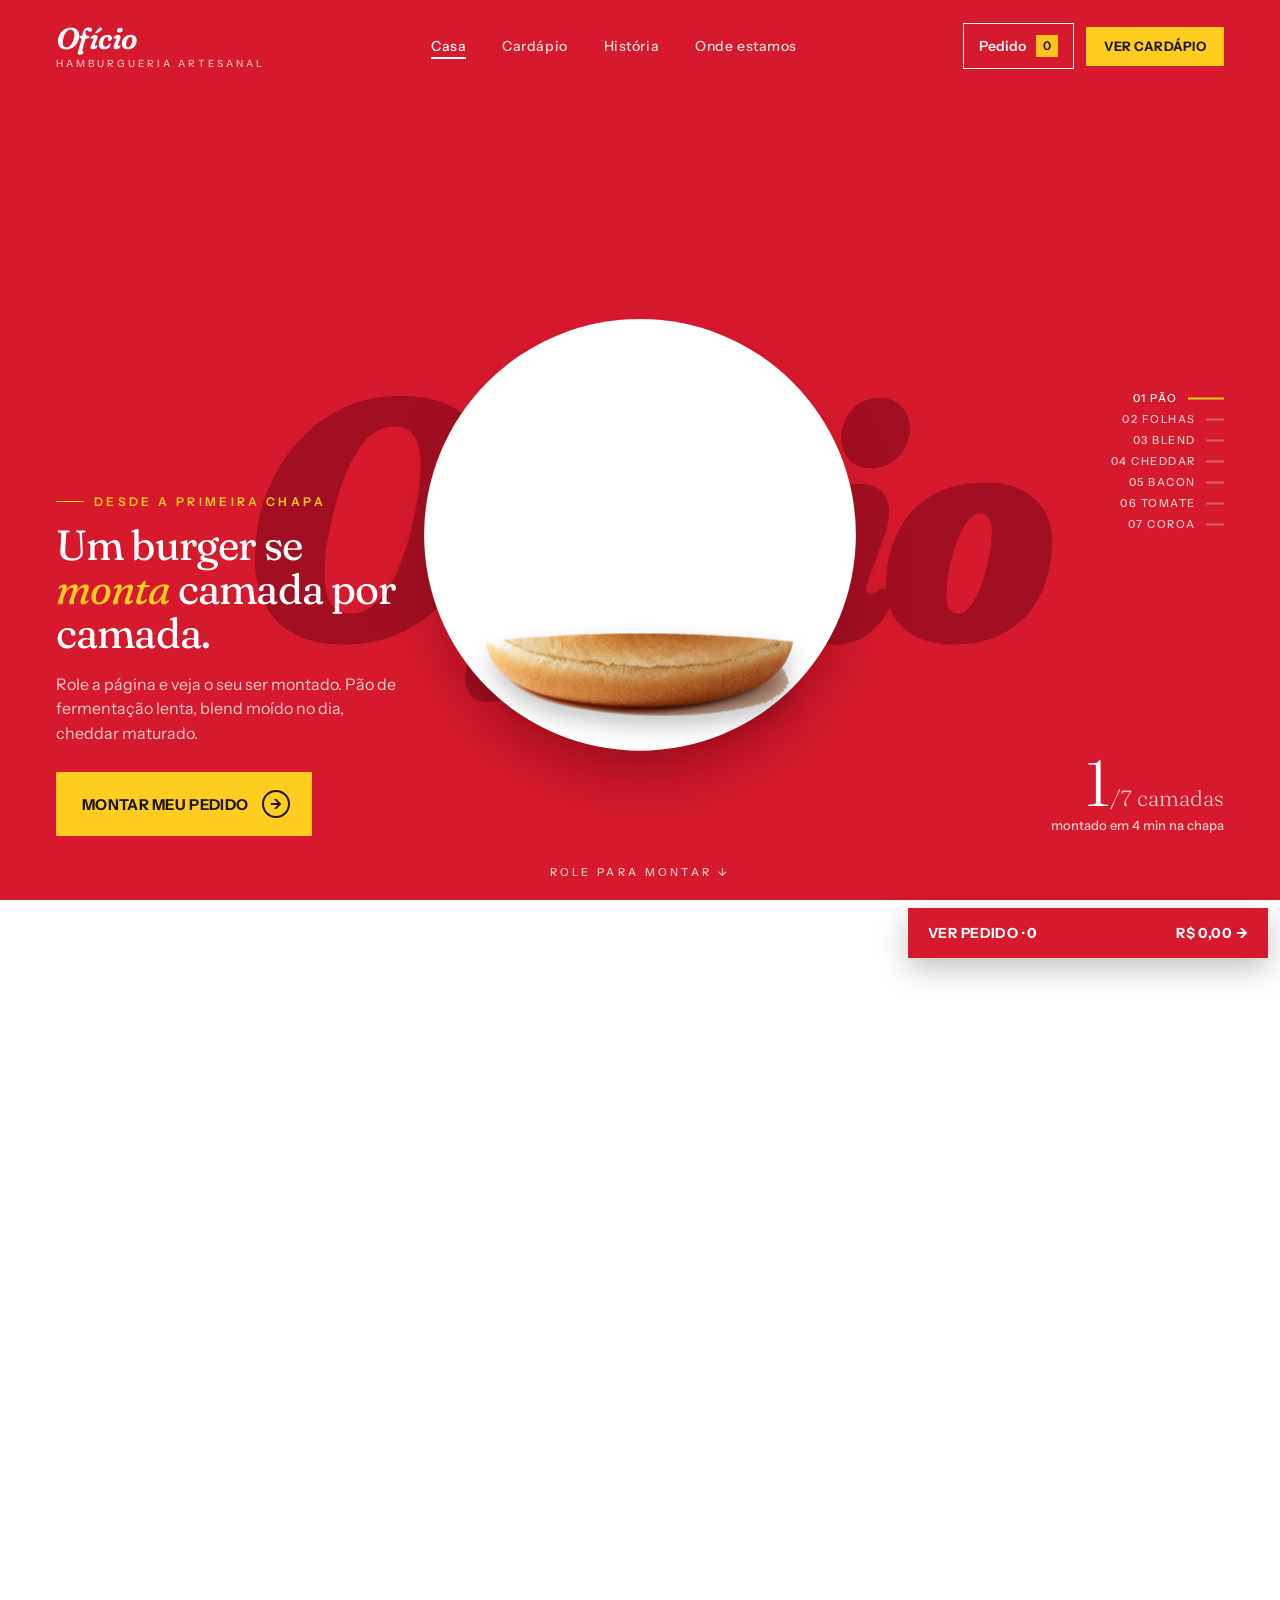
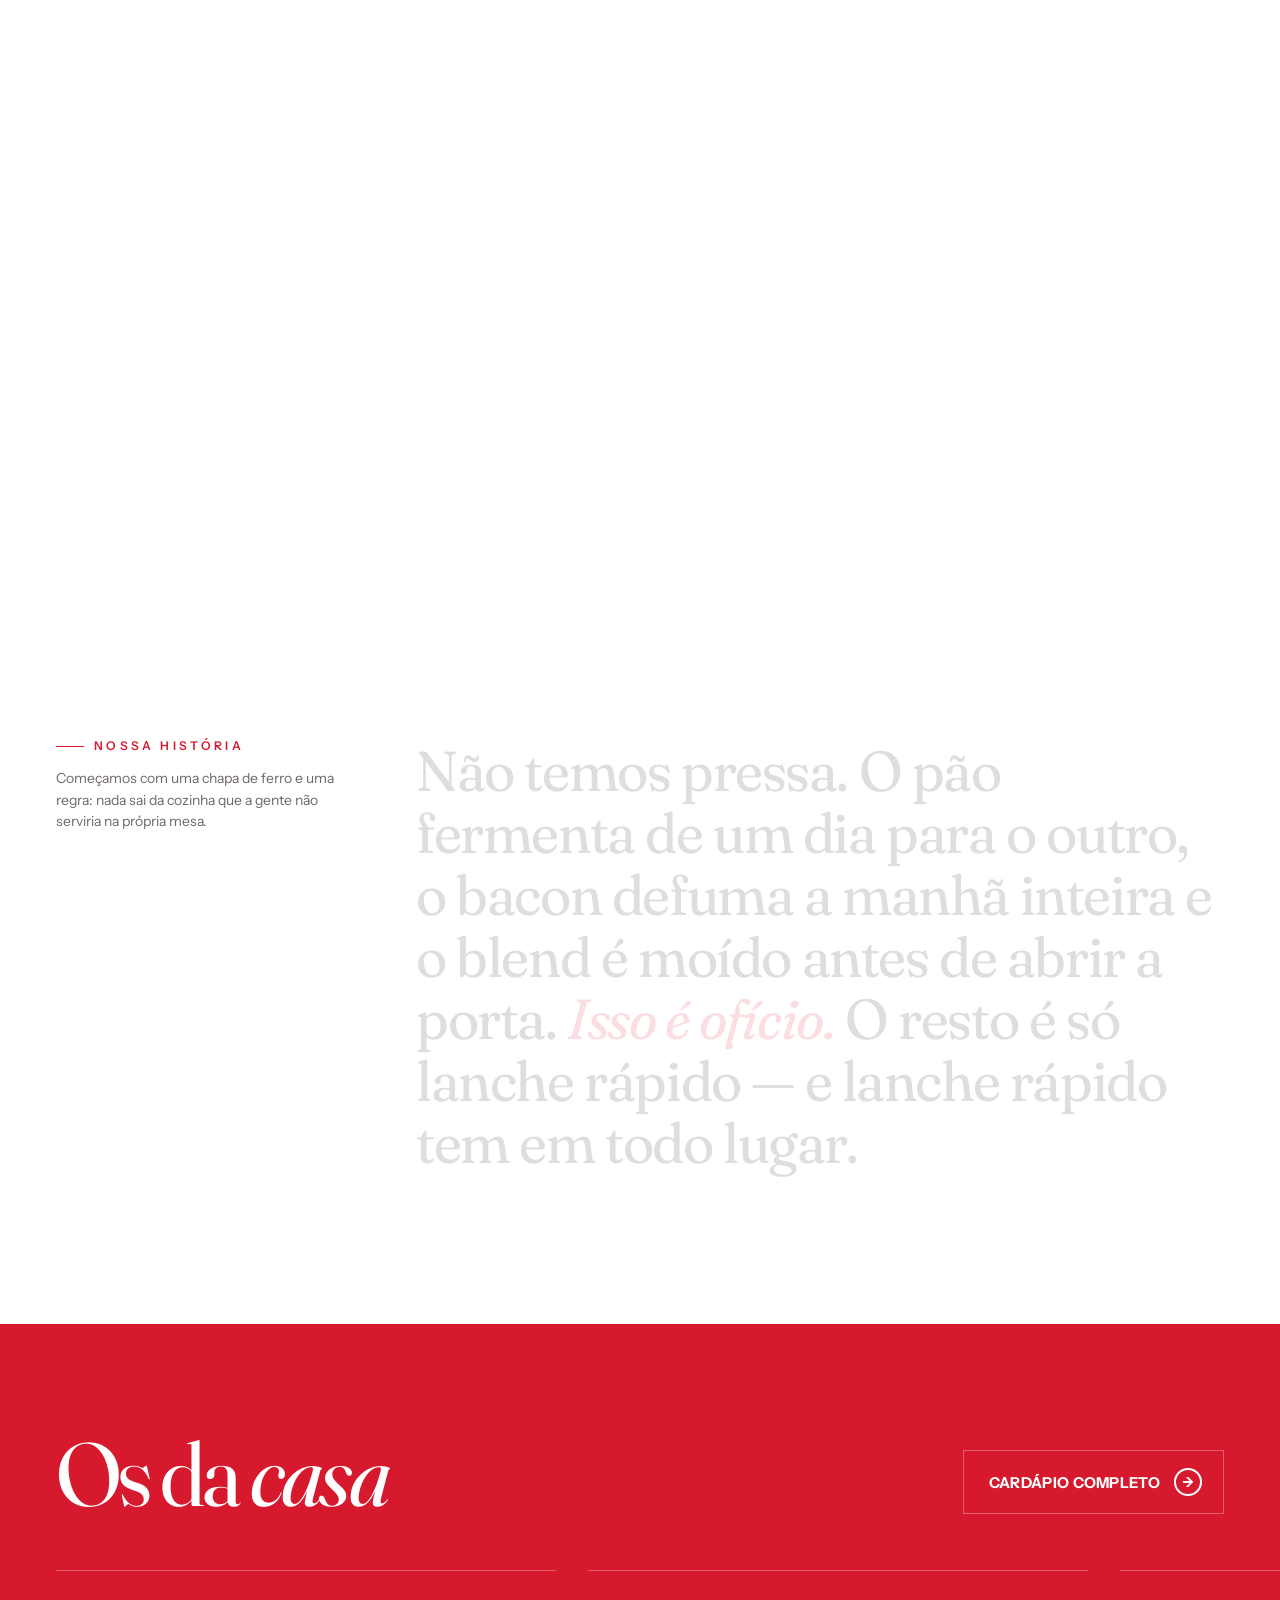
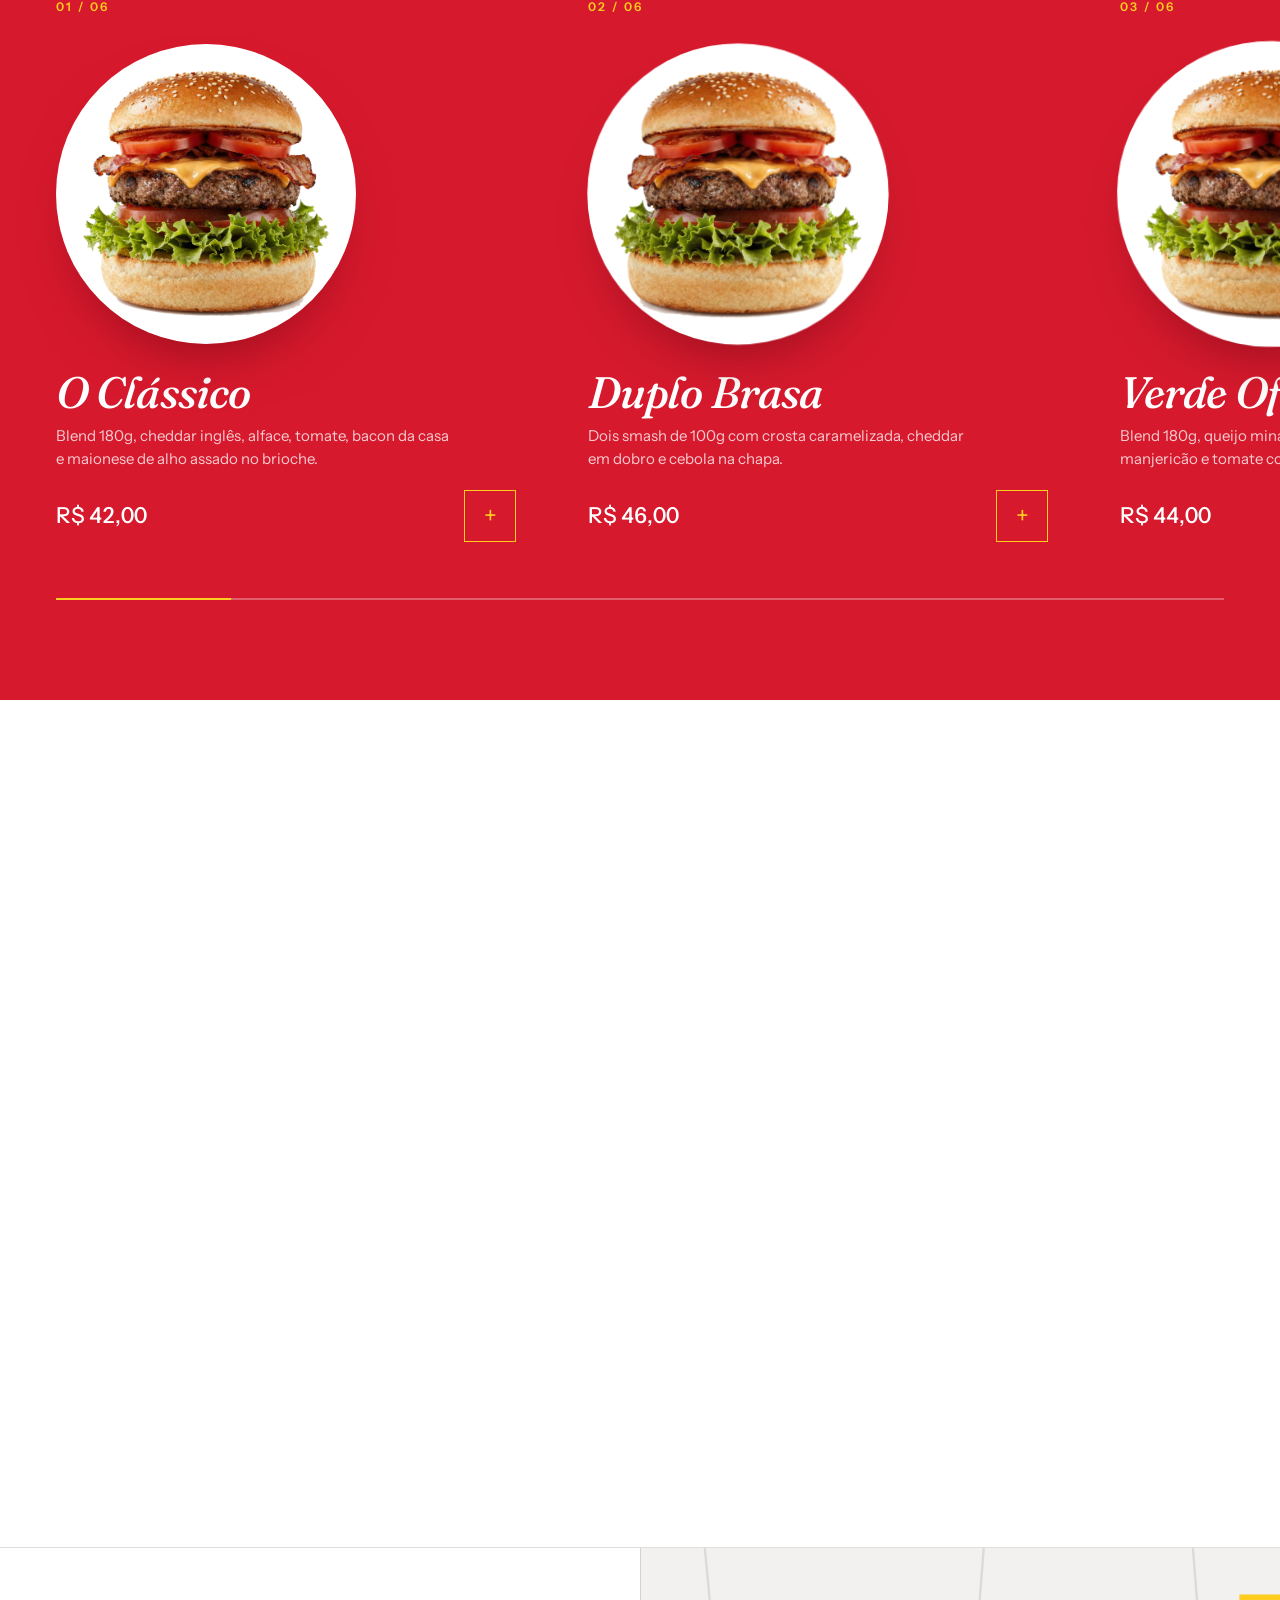
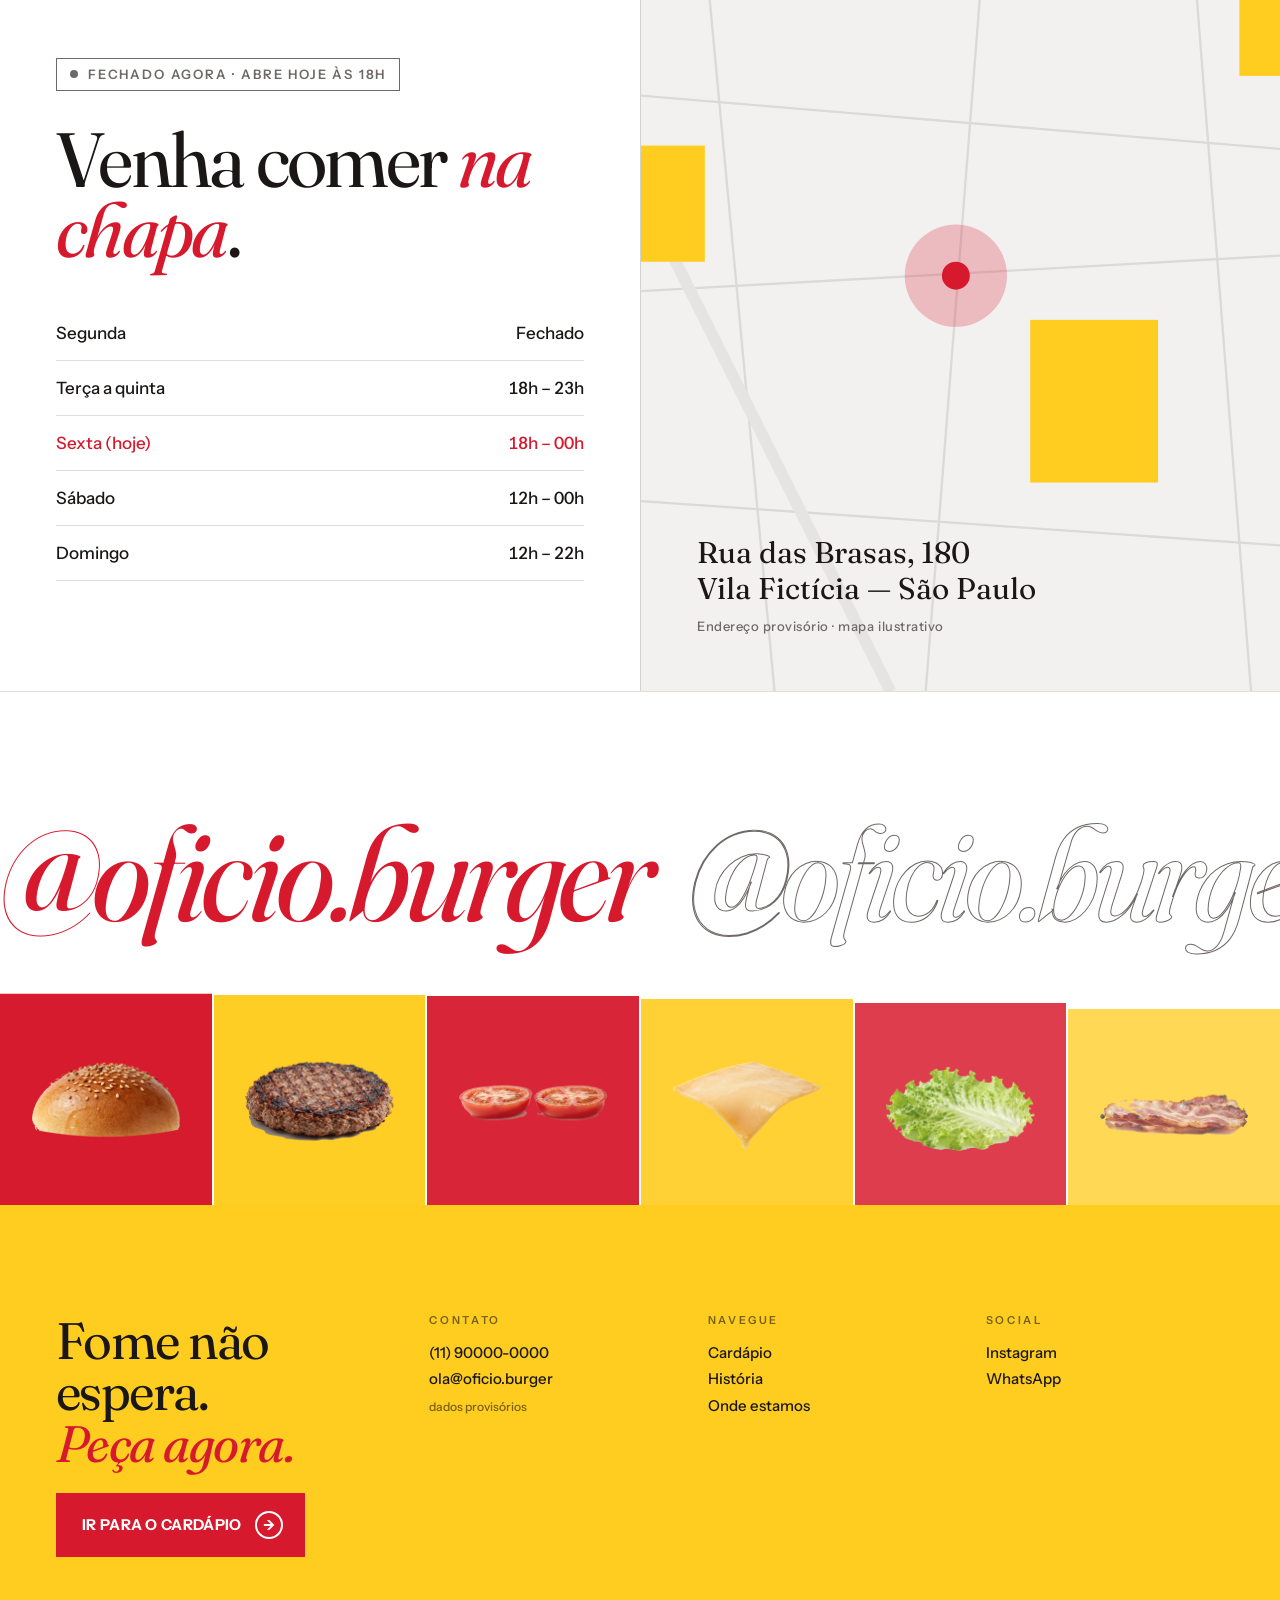
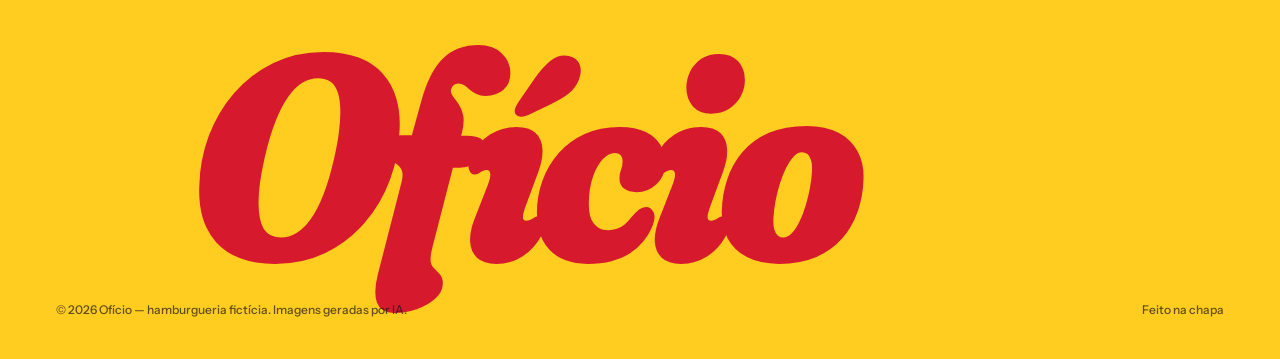
<file: index.html>
<!doctype html>
<html lang="pt-BR" class="no-js">
<head>
<meta charset="utf-8">
<meta name="viewport" content="width=device-width, initial-scale=1">
<title>Ofício — Hamburgueria Artesanal</title>
<meta name="description" content="Ofício, hamburgueria artesanal: pão de fermentação lenta, blend moído no dia e cheddar maturado. Monte seu pedido e envie pelo WhatsApp.">
<meta name="theme-color" content="#D7192D">
<link rel="preconnect" href="https://fonts.googleapis.com">
<link rel="preconnect" href="https://fonts.gstatic.com" crossorigin>
<link href="https://fonts.googleapis.com/css2?family=Fraunces:ital,opsz,wght,SOFT,WONK@0,9..144,300..900,0..100,0..1;1,9..144,300..900,0..100,0..1&family=Instrument+Sans:wght@400;500;600;700&display=swap" rel="stylesheet">
<link rel="preload" as="image" href="assets/img/paobase.webp">
<link rel="stylesheet" href="assets/css/style.css">
<script>document.documentElement.classList.replace('no-js','js')</script>
</head>
<body class="page-home">

<a class="sr-only" href="#conteudo">Pular para o conteúdo</a>

<header class="site-header" data-header>
  <a class="logo" href="index.html" aria-label="Ofício, página inicial">
    <span class="logo__word">Ofício</span>
    <span class="logo__sub">Hamburgueria artesanal</span>
  </a>
  <nav class="nav" aria-label="Principal">
    <a href="index.html" aria-current="page">Casa</a>
    <a href="cardapio.html">Cardápio</a>
    <a href="#historia">História</a>
    <a href="#onde-estamos">Onde estamos</a>
  </nav>
  <div class="header-actions">
    <button class="cartpill" type="button" data-cart-open aria-label="Abrir pedido">
      Pedido <span class="cartpill__n" data-cart-count>0</span>
    </button>
    <a class="btn btn--sm" href="cardapio.html">Ver cardápio</a>
    <button class="menu-toggle" type="button" aria-label="Abrir menu" aria-expanded="false" data-menu-toggle><span></span></button>
  </div>
</header>

<nav class="mobile-menu" aria-label="Menu móvel" data-mobile-menu>
  <a href="index.html">Casa</a>
  <a href="cardapio.html">Cardápio</a>
  <a href="#historia">História</a>
  <a href="#onde-estamos">Onde estamos</a>
  <a class="btn" href="cardapio.html">Fazer meu pedido <span class="btn__arr" aria-hidden="true">→</span></a>
</nav>

<main id="conteudo">

  <!-- HERO: os ingredientes caem e montam o burger conforme o scroll -->
  <section class="hero on-red" data-hero aria-label="O Clássico do Ofício, montado camada por camada">
    <div class="hero__giant" aria-hidden="true" data-giant>Ofício</div>

    <div class="stage" data-stage>
      <div class="plate" data-plate></div>
      <!-- de baixo para cima; posições finais em px no palco de 440×760 -->
      <img class="ing" data-ing="0" src="assets/img/paobase.webp" alt="" width="400" height="107" style="left:20px;top:583px;width:400px">
      <img class="ing" data-ing="1" src="assets/img/alface.webp"  alt="" width="430" height="243" style="left:5px;top:399px;width:430px">
      <img class="ing" data-ing="2" src="assets/img/blend.webp"   alt="" width="390" height="208" style="left:25px;top:408px;width:390px">
      <img class="ing" data-ing="3" src="assets/img/cheddar.webp" alt="" width="420" height="249" style="left:10px;top:361px;width:420px">
      <img class="ing" data-ing="4" src="assets/img/bacon.webp"   alt="" width="410" height="111" style="left:15px;top:379px;width:410px">
      <img class="ing" data-ing="5" src="assets/img/tomate.webp"  alt="" width="400" height="95"  style="left:20px;top:359px;width:400px">
      <img class="ing" data-ing="6" src="assets/img/paotopo.webp" alt="" width="400" height="200" style="left:20px;top:222px;width:400px">

      <!-- ficha técnica -->
      <div class="tag tag--l" data-tag="6" style="left:-300px;top:270px;--len:200px"><span class="tag__num">07</span><b>Brioche na manteiga</b><small>fermentação de 24h, gergelim tostado</small><i class="tag__line"></i><i class="tag__dot"></i></div>
      <div class="tag tag--r" data-tag="3" style="left:536px;top:452px;--len:200px"><span class="tag__num">04</span><b>Cheddar inglês</b><small>maturado 12 meses, derretido no vapor</small><i class="tag__line"></i><i class="tag__dot"></i></div>
      <div class="tag tag--r" data-tag="5" style="left:536px;top:362px;--len:170px"><span class="tag__num">06 · 05</span><b>Tomate + bacon</b><small>bacon defumado na casa por 6h</small><i class="tag__line"></i><i class="tag__dot"></i></div>
      <div class="tag tag--r" data-tag="2" style="left:536px;top:540px;--len:130px"><span class="tag__num">03</span><b>Blend 180g</b><small>acém + costela, moído toda manhã</small><i class="tag__line"></i><i class="tag__dot"></i></div>
      <div class="tag tag--r" data-tag="1" style="left:536px;top:626px;--len:112px"><span class="tag__num">02</span><b>Alface americana</b><small>de produtor local, colhida no dia</small><i class="tag__line"></i><i class="tag__dot"></i></div>
    </div>

    <p class="hero__caption" data-caption aria-hidden="true">Pão de baixo, tostado na manteiga</p>

    <div class="hero__copy">
      <div class="hero__state hero__state--a">
        <p class="eyebrow">Desde a primeira chapa</p>
        <h1>Um burger se <em>monta</em> camada por camada.</h1>
        <p class="hero__lead">Role a página e veja o seu ser montado. Pão de fermentação lenta, blend moído no dia, cheddar maturado.</p>
        <a class="btn" href="cardapio.html">Montar meu pedido <span class="btn__arr" aria-hidden="true">→</span></a>
      </div>
      <div class="hero__state hero__state--b" aria-hidden="true">
        <p class="eyebrow">O Clássico do Ofício</p>
        <p class="h1" role="heading" aria-level="2">Pronto. Agora é <em>o seu</em>.</p>
        <a class="btn" href="cardapio.html" tabindex="-1">Ir para o cardápio <span class="btn__arr" aria-hidden="true">→</span></a>
      </div>
    </div>

    <ol class="hero__progress" aria-hidden="true" data-progress>
      <li class="on">01 Pão</li><li>02 Folhas</li><li>03 Blend</li><li>04 Cheddar</li><li>05 Bacon</li><li>06 Tomate</li><li>07 Coroa</li>
    </ol>
    <div class="hero__count" aria-hidden="true"><strong data-counter>1<span>/7 camadas</span></strong>montado em 4 min na chapa</div>
    <p class="hero__hint" aria-hidden="true">Role para montar ↓</p>
  </section>

  <!-- HISTÓRIA -->
  <section class="manifesto on-white" id="historia" aria-labelledby="historia-t">
    <div class="manifesto__side">
      <p class="eyebrow" id="historia-t">Nossa história</p>
      <p>Começamos com uma chapa de ferro e uma regra: nada sai da cozinha que a gente não serviria na própria mesa.</p>
    </div>
    <p class="manifesto__text" data-words>Não temos pressa. O pão fermenta de um dia para o outro, o bacon defuma a manhã inteira e o blend é moído antes de abrir a porta. <em>Isso é ofício.</em> O resto é só lanche rápido — e lanche rápido tem em todo lugar.</p>
  </section>

  <!-- DESTAQUES -->
  <section class="destaques on-red" aria-labelledby="destaques-t" data-destaques>
    <div class="destaques__head">
      <h2 id="destaques-t">Os da <em>casa</em></h2>
      <a class="btn btn--ghost" href="cardapio.html">Cardápio completo <span class="btn__arr" aria-hidden="true">→</span></a>
    </div>
    <div class="track-wrap">
      <ul class="track" data-track>
        <li class="dish">
          <span class="dish__no">01 / 06</span>
          <div class="dish__pic"><img src="assets/img/full.webp" alt="Foto do burger O Clássico" loading="lazy" width="246" height="245"></div>
          <h3>O Clássico</h3>
          <p>Blend 180g, cheddar inglês, alface, tomate, bacon da casa e maionese de alho assado no brioche.</p>
          <div class="dish__row"><span class="price">R$ 42,00</span><button class="addbtn" type="button" data-add="classico" aria-label="Adicionar O Clássico ao pedido">+</button></div>
        </li>
        <li class="dish">
          <span class="dish__no">02 / 06</span>
          <div class="dish__pic"><img src="assets/img/full.webp" alt="Foto ilustrativa do burger Duplo Brasa" loading="lazy" width="246" height="245" style="transform:scaleX(-1)"></div>
          <h3>Duplo Brasa</h3>
          <p>Dois smash de 100g com crosta caramelizada, cheddar em dobro e cebola na chapa.</p>
          <div class="dish__row"><span class="price">R$ 46,00</span><button class="addbtn" type="button" data-add="duplo-brasa" aria-label="Adicionar Duplo Brasa ao pedido">+</button></div>
        </li>
        <li class="dish">
          <span class="dish__no">03 / 06</span>
          <div class="dish__pic"><img src="assets/img/full.webp" alt="Foto ilustrativa do burger Verde Ofício" loading="lazy" width="246" height="245"></div>
          <h3>Verde Ofício</h3>
          <p>Blend 180g, queijo minas curado, rúcula, pesto de manjericão e tomate confit.</p>
          <div class="dish__row"><span class="price">R$ 44,00</span><button class="addbtn" type="button" data-add="verde-oficio" aria-label="Adicionar Verde Ofício ao pedido">+</button></div>
        </li>
      </ul>
    </div>
    <div class="destaques__bar" aria-hidden="true"><span data-bar></span></div>
  </section>

  <!-- ONDE ESTAMOS -->
  <section class="local on-white" id="onde-estamos" aria-labelledby="local-t">
    <div class="local__info">
      <p class="status" data-status>Consultando horário…</p>
      <h2 id="local-t">Venha comer <em>na chapa</em>.</h2>
      <ul class="hours" data-hours></ul>
    </div>
    <div class="map" aria-label="Mapa ilustrativo">
      <svg viewBox="0 0 720 640" preserveAspectRatio="xMidYMid slice" aria-hidden="true">
        <g stroke="#DCDAD8" stroke-width="2" fill="none">
          <path d="M0 120 L720 180"/><path d="M0 300 L720 260"/><path d="M0 470 L720 520"/>
          <path d="M140 0 L200 640"/><path d="M380 0 L330 640"/><path d="M560 0 L610 640"/>
          <path d="M0 40 L300 640" stroke-width="10" stroke="#E6E4E2"/>
        </g>
        <g fill="#FFCD1F"><rect x="420" y="320" width="110" height="140"/><rect x="60" y="170" width="80" height="100"/><rect x="600" y="40" width="90" height="70"/></g>
        <circle class="map__pin" cx="356" cy="282" r="44" fill="rgba(215,25,45,.25)"/>
        <circle cx="356" cy="282" r="12" fill="#D7192D"/>
      </svg>
      <p class="map__addr"><span data-endereco>Rua das Brasas, 180</span><br><span data-bairro>Vila Fictícia — São Paulo</span><small>Endereço provisório · mapa ilustrativo</small></p>
    </div>
  </section>

  <!-- INSTAGRAM -->
  <section class="insta on-white" aria-labelledby="insta-t">
    <h2 class="sr-only" id="insta-t">Instagram</h2>
    <a class="marquee" data-marquee data-insta href="https://instagram.com/oficio.burger" target="_blank" rel="noopener" aria-label="Abrir nosso Instagram (perfil provisório)">
      <span>@oficio.burger</span><span aria-hidden="true">@oficio.burger</span><span aria-hidden="true">@oficio.burger</span><span aria-hidden="true">@oficio.burger</span>
    </a>
    <div class="insta__grid" aria-label="Ingredientes do Ofício">
      <a data-insta href="https://instagram.com/oficio.burger" target="_blank" rel="noopener"><img src="assets/img/paotopo.webp" alt="" loading="lazy"><span class="sr-only">Instagram</span></a>
      <a data-insta href="https://instagram.com/oficio.burger" target="_blank" rel="noopener"><img src="assets/img/blend.webp" alt="" loading="lazy"><span class="sr-only">Instagram</span></a>
      <a data-insta href="https://instagram.com/oficio.burger" target="_blank" rel="noopener"><img src="assets/img/tomate.webp" alt="" loading="lazy"><span class="sr-only">Instagram</span></a>
      <a data-insta href="https://instagram.com/oficio.burger" target="_blank" rel="noopener"><img src="assets/img/cheddar.webp" alt="" loading="lazy"><span class="sr-only">Instagram</span></a>
      <a data-insta href="https://instagram.com/oficio.burger" target="_blank" rel="noopener"><img src="assets/img/alface.webp" alt="" loading="lazy"><span class="sr-only">Instagram</span></a>
      <a data-insta href="https://instagram.com/oficio.burger" target="_blank" rel="noopener"><img src="assets/img/bacon.webp" alt="" loading="lazy"><span class="sr-only">Instagram</span></a>
    </div>
  </section>
</main>

<footer class="footer" id="contato">
  <div class="footer__cols">
    <div>
      <p class="footer__cta">Fome não espera.<br><em>Peça agora.</em></p>
      <a class="btn" href="cardapio.html">Ir para o cardápio <span class="btn__arr" aria-hidden="true">→</span></a>
    </div>
    <div><h3>Contato</h3><a data-tel href="tel:+5511900000000">(11) 90000-0000</a><br><a data-email href="mailto:ola@oficio.burger">ola@oficio.burger</a><br><span class="footer__note">dados provisórios</span></div>
    <div><h3>Navegue</h3><a href="cardapio.html">Cardápio</a><br><a href="#historia">História</a><br><a href="#onde-estamos">Onde estamos</a></div>
    <div><h3>Social</h3><a data-insta href="https://instagram.com/oficio.burger" target="_blank" rel="noopener">Instagram</a><br><a data-wa href="https://wa.me/5511900000000" target="_blank" rel="noopener">WhatsApp</a></div>
  </div>
  <p class="footer__word" aria-hidden="true" data-footword>Ofício</p>
  <div class="footer__legal"><span>© 2026 Ofício — hamburgueria fictícia. Imagens geradas por IA.</span><span>Feito na chapa</span></div>
</footer>

<!-- Barra de pedido -->
<button class="orderbar" type="button" data-cart-open>
  <span>Ver pedido · <span data-cart-count>0</span></span><span><span data-cart-total>R$ 0,00</span> →</span>
</button>

<!-- CARRINHO -->
<div class="cart-backdrop" data-cart-backdrop></div>
<aside class="cart cart--overlay" data-cart role="dialog" aria-modal="true" aria-labelledby="cart-t" aria-hidden="true">
  <div class="cart__head">
    <h2 id="cart-t">Seu pedido</h2>
    <span class="cart__count"><span data-cart-count>0</span> itens</span>
    <button class="cart__close" type="button" data-cart-close aria-label="Fechar pedido">×</button>
  </div>
  <div class="cart__empty" data-cart-empty>
    <p>Seu pedido ainda está vazio. Que tal começar pelo Clássico?</p>
    <a class="btn" href="cardapio.html">Ver cardápio <span class="btn__arr" aria-hidden="true">→</span></a>
  </div>
  <ul data-cart-list></ul>
  <form data-cart-form novalidate hidden>
    <fieldset class="field"><legend>Como você quer receber?</legend>
      <div class="seg"><label><input type="radio" name="modo" value="entrega" checked><span>Entrega</span></label><label><input type="radio" name="modo" value="retirada"><span>Retirada</span></label></div>
    </fieldset>
    <div class="field"><label for="c-nome">Seu nome</label><input id="c-nome" name="nome" type="text" autocomplete="name" required></div>
    <div class="field" data-endereco><label for="c-end">Endereço</label><input id="c-end" name="endereco" type="text" autocomplete="street-address" placeholder="Rua, número, bairro"></div>
    <fieldset class="field"><legend data-pag-label>Pagamento na entrega</legend>
      <div class="seg"><label><input type="radio" name="pagamento" value="Pix" checked><span>Pix</span></label><label><input type="radio" name="pagamento" value="Cartão"><span>Cartão</span></label><label><input type="radio" name="pagamento" value="Dinheiro"><span>Dinheiro</span></label></div>
    </fieldset>
    <div class="field"><label for="c-obs">Observações</label><textarea id="c-obs" name="obs" rows="2" placeholder="Ex.: sem cebola, ponto da carne…"></textarea></div>
    <div class="totals"><div><span>Subtotal</span><span data-cart-total>R$ 0,00</span></div><div><span>Entrega</span><span>a combinar</span></div><div class="grand"><span>Total</span><span data-cart-total>R$ 0,00</span></div></div>
    <button class="cart__send" type="submit">Enviar pedido no WhatsApp <span aria-hidden="true">→</span></button>
    <p class="cart__error" role="alert" data-cart-error></p>
    <p class="cart__note">Abre o WhatsApp com o pedido já escrito. O carrinho fica salvo neste navegador.</p>
  </form>
</aside>

<script src="assets/vendor/gsap.min.js"></script>
<script src="assets/vendor/ScrollTrigger.min.js"></script>
<script src="assets/js/data.js"></script>
<script src="assets/js/cart.js"></script>
<script src="assets/js/common.js"></script>
<script src="assets/js/home.js"></script>
</body>
</html>
</file>
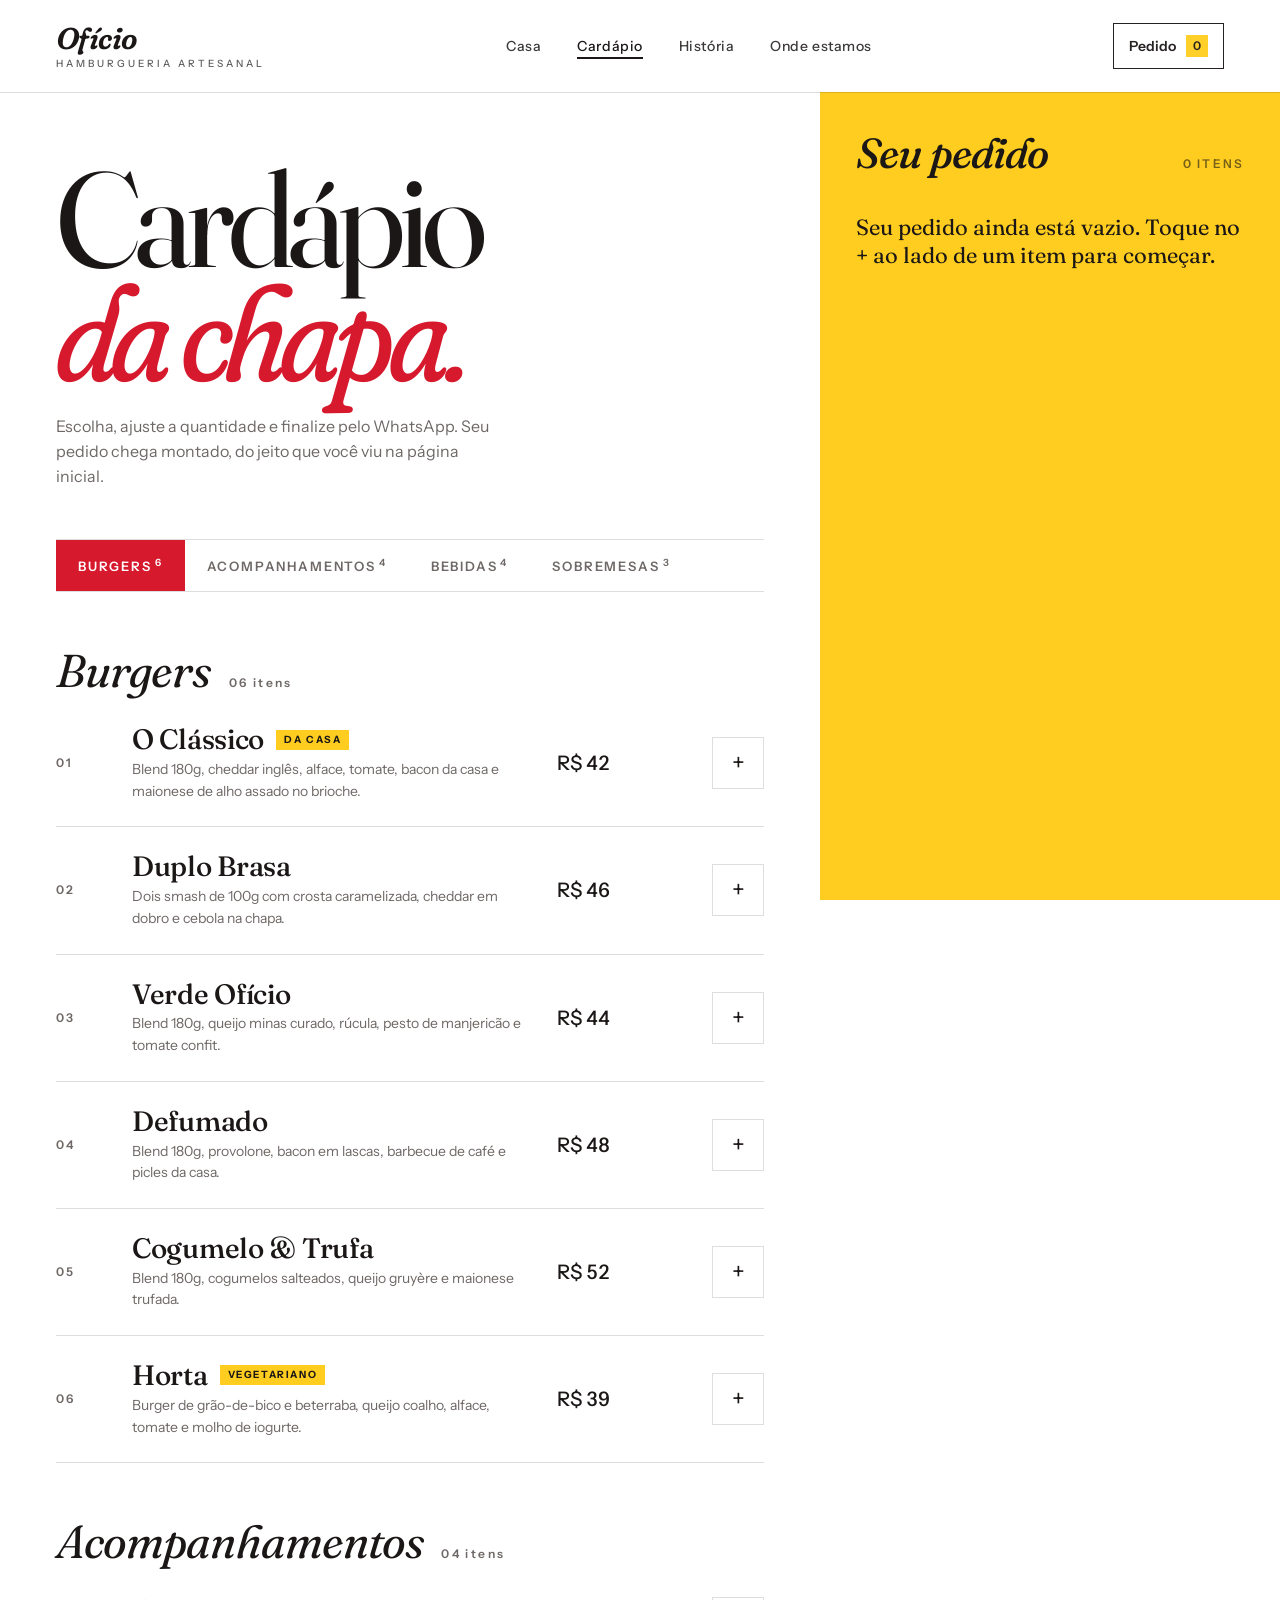
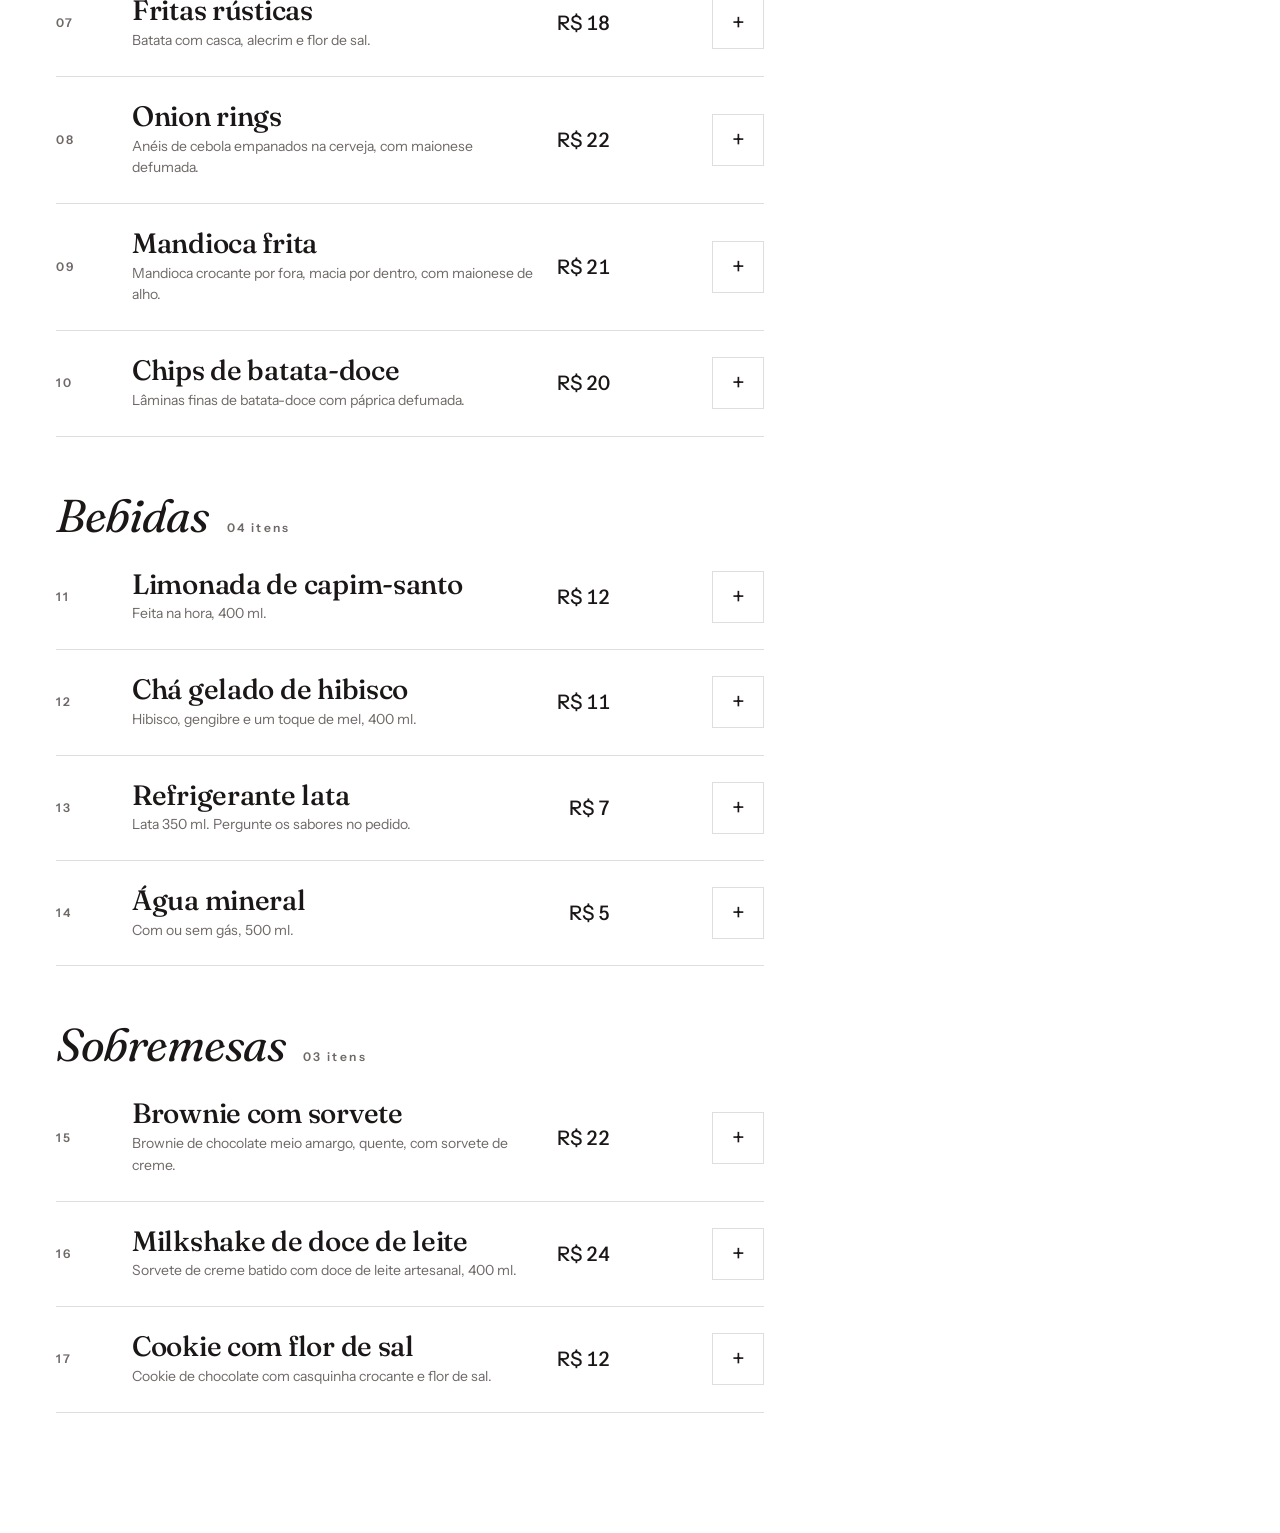
<file: cardapio.html>
<!doctype html>
<html lang="pt-BR" class="no-js">
<head>
<meta charset="utf-8">
<meta name="viewport" content="width=device-width, initial-scale=1">
<title>Cardápio — Ofício Hamburgueria</title>
<meta name="description" content="Cardápio do Ofício: burgers artesanais, acompanhamentos, bebidas e sobremesas. Monte o pedido e envie pelo WhatsApp.">
<meta name="theme-color" content="#FFFFFF">
<link rel="preconnect" href="https://fonts.googleapis.com">
<link rel="preconnect" href="https://fonts.gstatic.com" crossorigin>
<link href="https://fonts.googleapis.com/css2?family=Fraunces:ital,opsz,wght,SOFT,WONK@0,9..144,300..900,0..100,0..1;1,9..144,300..900,0..100,0..1&family=Instrument+Sans:wght@400;500;600;700&display=swap" rel="stylesheet">
<link rel="stylesheet" href="assets/css/style.css">
<script>document.documentElement.classList.replace('no-js','js')</script>
</head>
<body class="page-cardapio">

<a class="sr-only" href="#cardapio">Pular para o cardápio</a>

<header class="site-header site-header--solid">
  <a class="logo" href="index.html" aria-label="Ofício, página inicial">
    <span class="logo__word">Ofício</span>
    <span class="logo__sub">Hamburgueria artesanal</span>
  </a>
  <nav class="nav" aria-label="Principal">
    <a href="index.html">Casa</a>
    <a href="cardapio.html" aria-current="page">Cardápio</a>
    <a href="index.html#historia">História</a>
    <a href="index.html#onde-estamos">Onde estamos</a>
  </nav>
  <div class="header-actions">
    <button class="cartpill" type="button" data-cart-open aria-label="Abrir pedido" style="color:var(--ink)">
      Pedido <span class="cartpill__n" data-cart-count>0</span>
    </button>
    <button class="menu-toggle" type="button" aria-label="Abrir menu" aria-expanded="false" data-menu-toggle><span></span></button>
  </div>
</header>

<nav class="mobile-menu" aria-label="Menu móvel" data-mobile-menu>
  <a href="index.html">Casa</a>
  <a href="cardapio.html">Cardápio</a>
  <a href="index.html#historia">História</a>
  <a href="index.html#onde-estamos">Onde estamos</a>
</nav>

<div class="cardapio">
  <main class="menu" id="cardapio">
    <div class="menu__head">
      <h1>Cardápio<br><em class="wonk">da chapa.</em></h1>
      <p>Escolha, ajuste a quantidade e finalize pelo WhatsApp. Seu pedido chega montado, do jeito que você viu na página inicial.</p>
    </div>
    <nav class="cats" aria-label="Categorias" data-cats></nav>
    <div data-menu></div>
    <noscript><p>Ative o JavaScript para ver o cardápio e montar seu pedido.</p></noscript>
  </main>

  <aside class="cart cart--docked" data-cart role="dialog" aria-labelledby="cart-t">
    <div class="cart__head">
      <h2 id="cart-t">Seu pedido</h2>
      <span class="cart__count"><span data-cart-count>0</span> itens</span>
      <button class="cart__close" type="button" data-cart-close aria-label="Fechar pedido">×</button>
    </div>
    <div class="cart__empty" data-cart-empty>
      <p>Seu pedido ainda está vazio. Toque no <strong>+</strong> ao lado de um item para começar.</p>
    </div>
    <ul data-cart-list></ul>
    <form data-cart-form novalidate hidden>
      <fieldset class="field"><legend>Como você quer receber?</legend>
        <div class="seg"><label><input type="radio" name="modo" value="entrega" checked><span>Entrega</span></label><label><input type="radio" name="modo" value="retirada"><span>Retirada</span></label></div>
      </fieldset>
      <div class="field"><label for="c-nome">Seu nome</label><input id="c-nome" name="nome" type="text" autocomplete="name" required></div>
      <div class="field" data-endereco><label for="c-end">Endereço</label><input id="c-end" name="endereco" type="text" autocomplete="street-address" placeholder="Rua, número, bairro"></div>
      <fieldset class="field"><legend data-pag-label>Pagamento na entrega</legend>
        <div class="seg"><label><input type="radio" name="pagamento" value="Pix" checked><span>Pix</span></label><label><input type="radio" name="pagamento" value="Cartão"><span>Cartão</span></label><label><input type="radio" name="pagamento" value="Dinheiro"><span>Dinheiro</span></label></div>
      </fieldset>
      <div class="field"><label for="c-obs">Observações</label><textarea id="c-obs" name="obs" rows="2" placeholder="Ex.: sem cebola, ponto da carne…"></textarea></div>
      <div class="totals"><div><span>Subtotal</span><span data-cart-total>R$ 0,00</span></div><div><span>Entrega</span><span>a combinar</span></div><div class="grand"><span>Total</span><span data-cart-total>R$ 0,00</span></div></div>
      <button class="cart__send" type="submit">Enviar pedido no WhatsApp <span aria-hidden="true">→</span></button>
      <p class="cart__error" role="alert" data-cart-error></p>
      <p class="cart__note">Abre o WhatsApp com o pedido já escrito. O carrinho fica salvo neste navegador.</p>
    </form>
  </aside>
</div>

<button class="orderbar orderbar--cardapio" type="button" data-cart-open>
  <span>Ver pedido · <span data-cart-count>0</span></span><span><span data-cart-total>R$ 0,00</span> →</span>
</button>
<div class="cart-backdrop" data-cart-backdrop></div>

<img class="follower" src="assets/img/full.webp" alt="" aria-hidden="true" data-follower>

<script src="assets/vendor/gsap.min.js"></script>
<script src="assets/js/data.js"></script>
<script src="assets/js/cardapio.js"></script>
<script src="assets/js/cart.js"></script>
<script src="assets/js/common.js"></script>
</body>
</html>
</file>
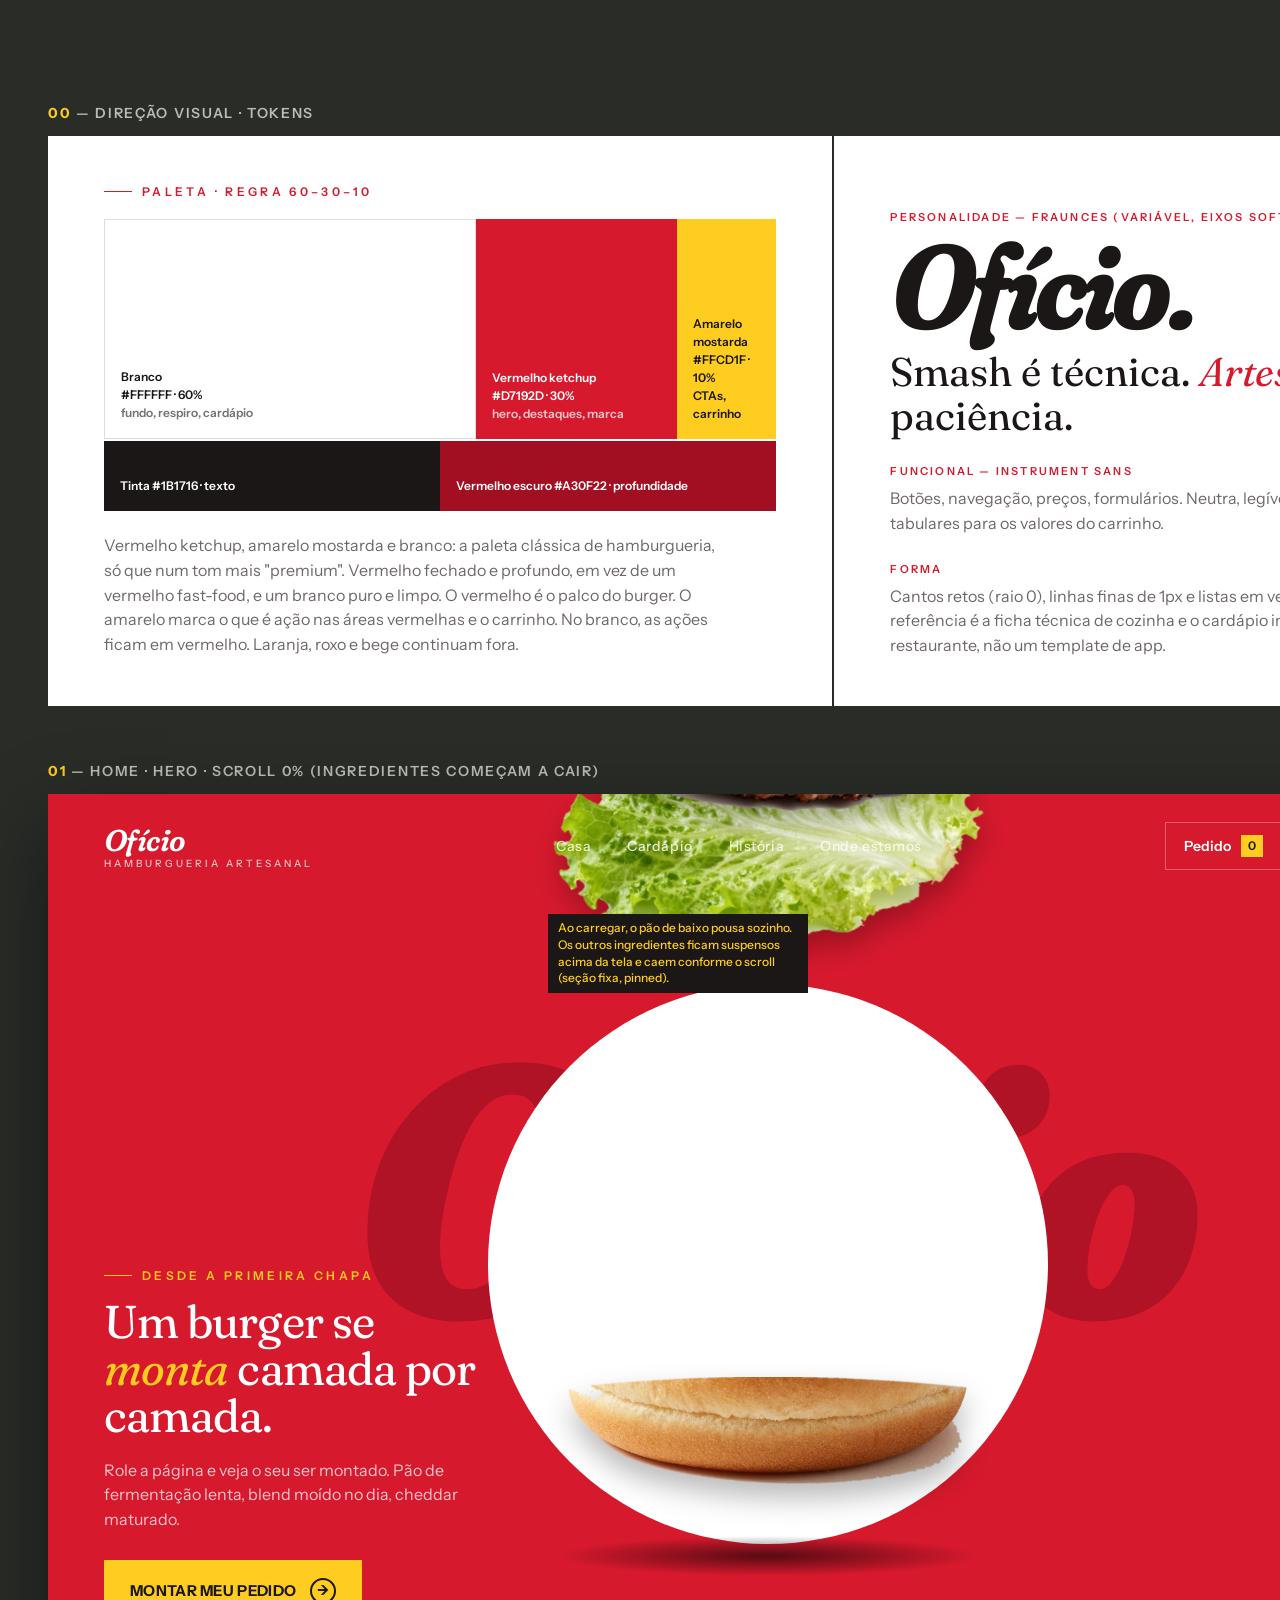
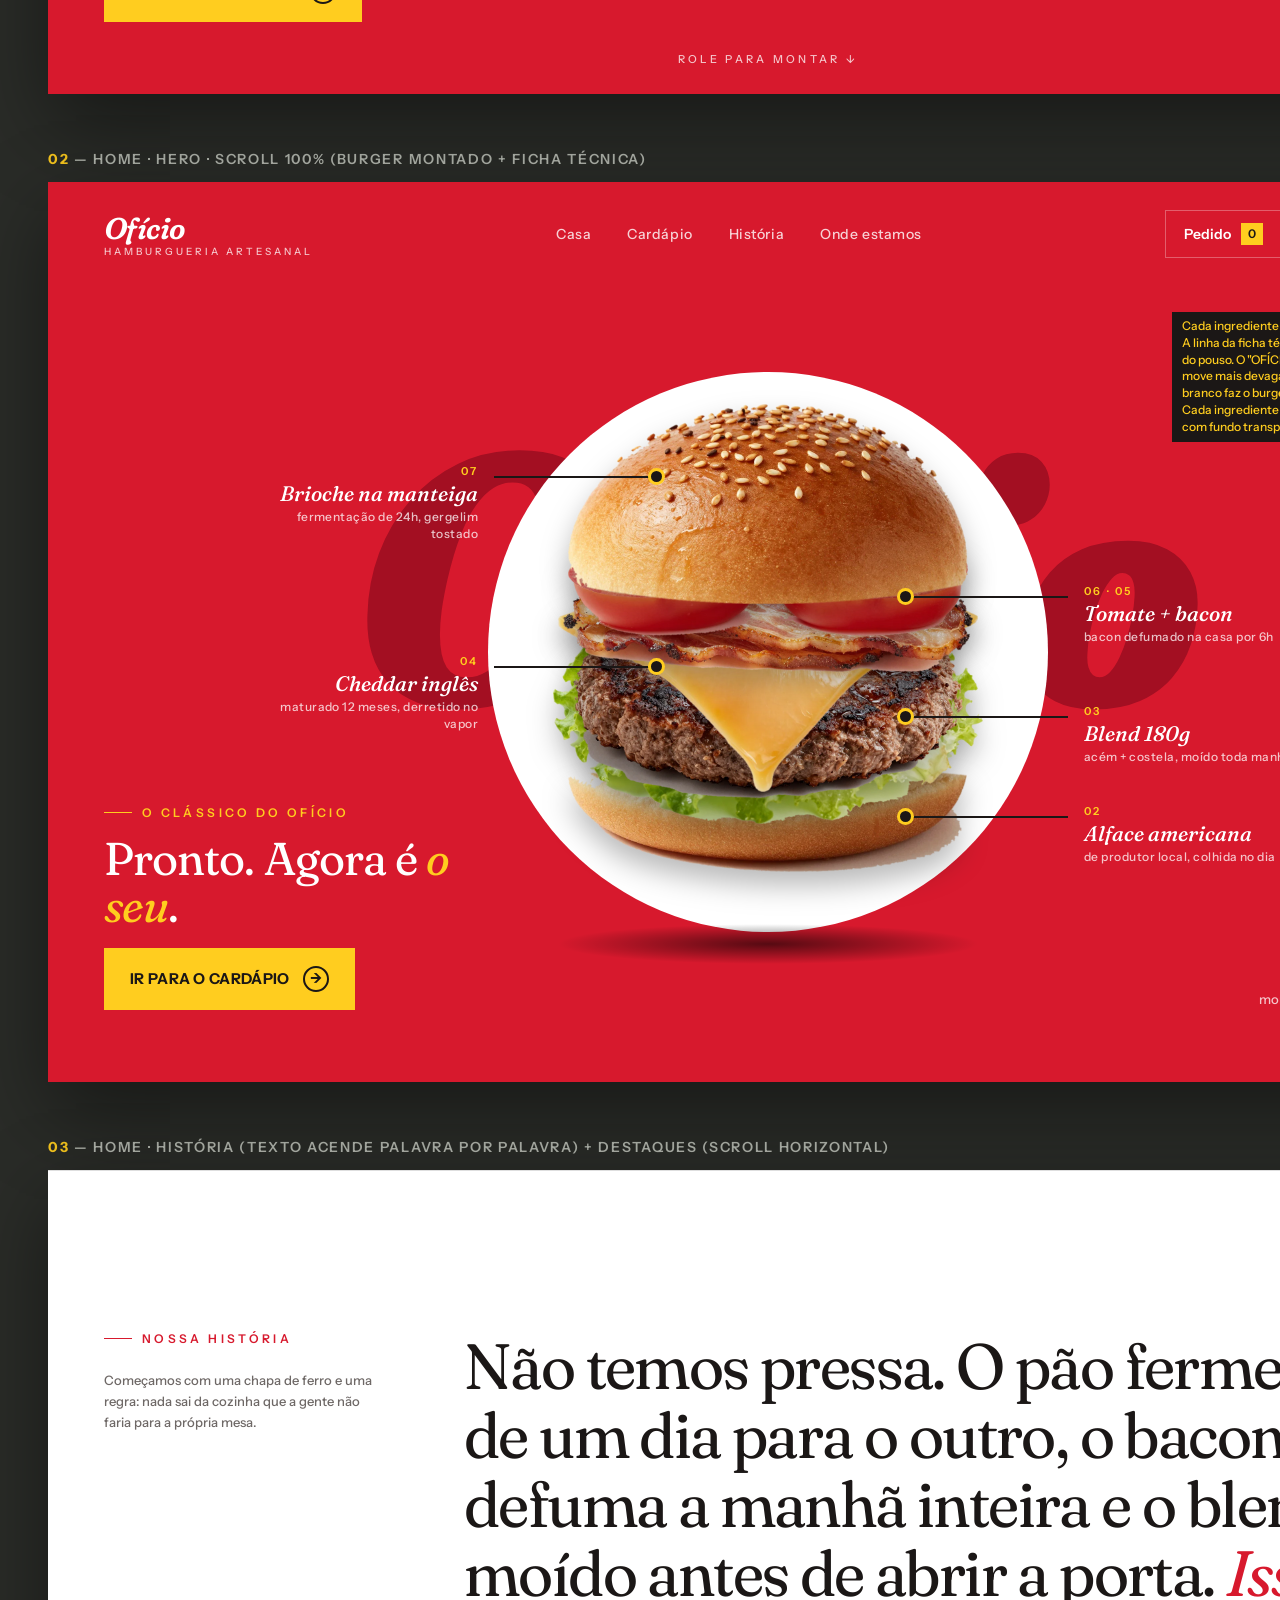
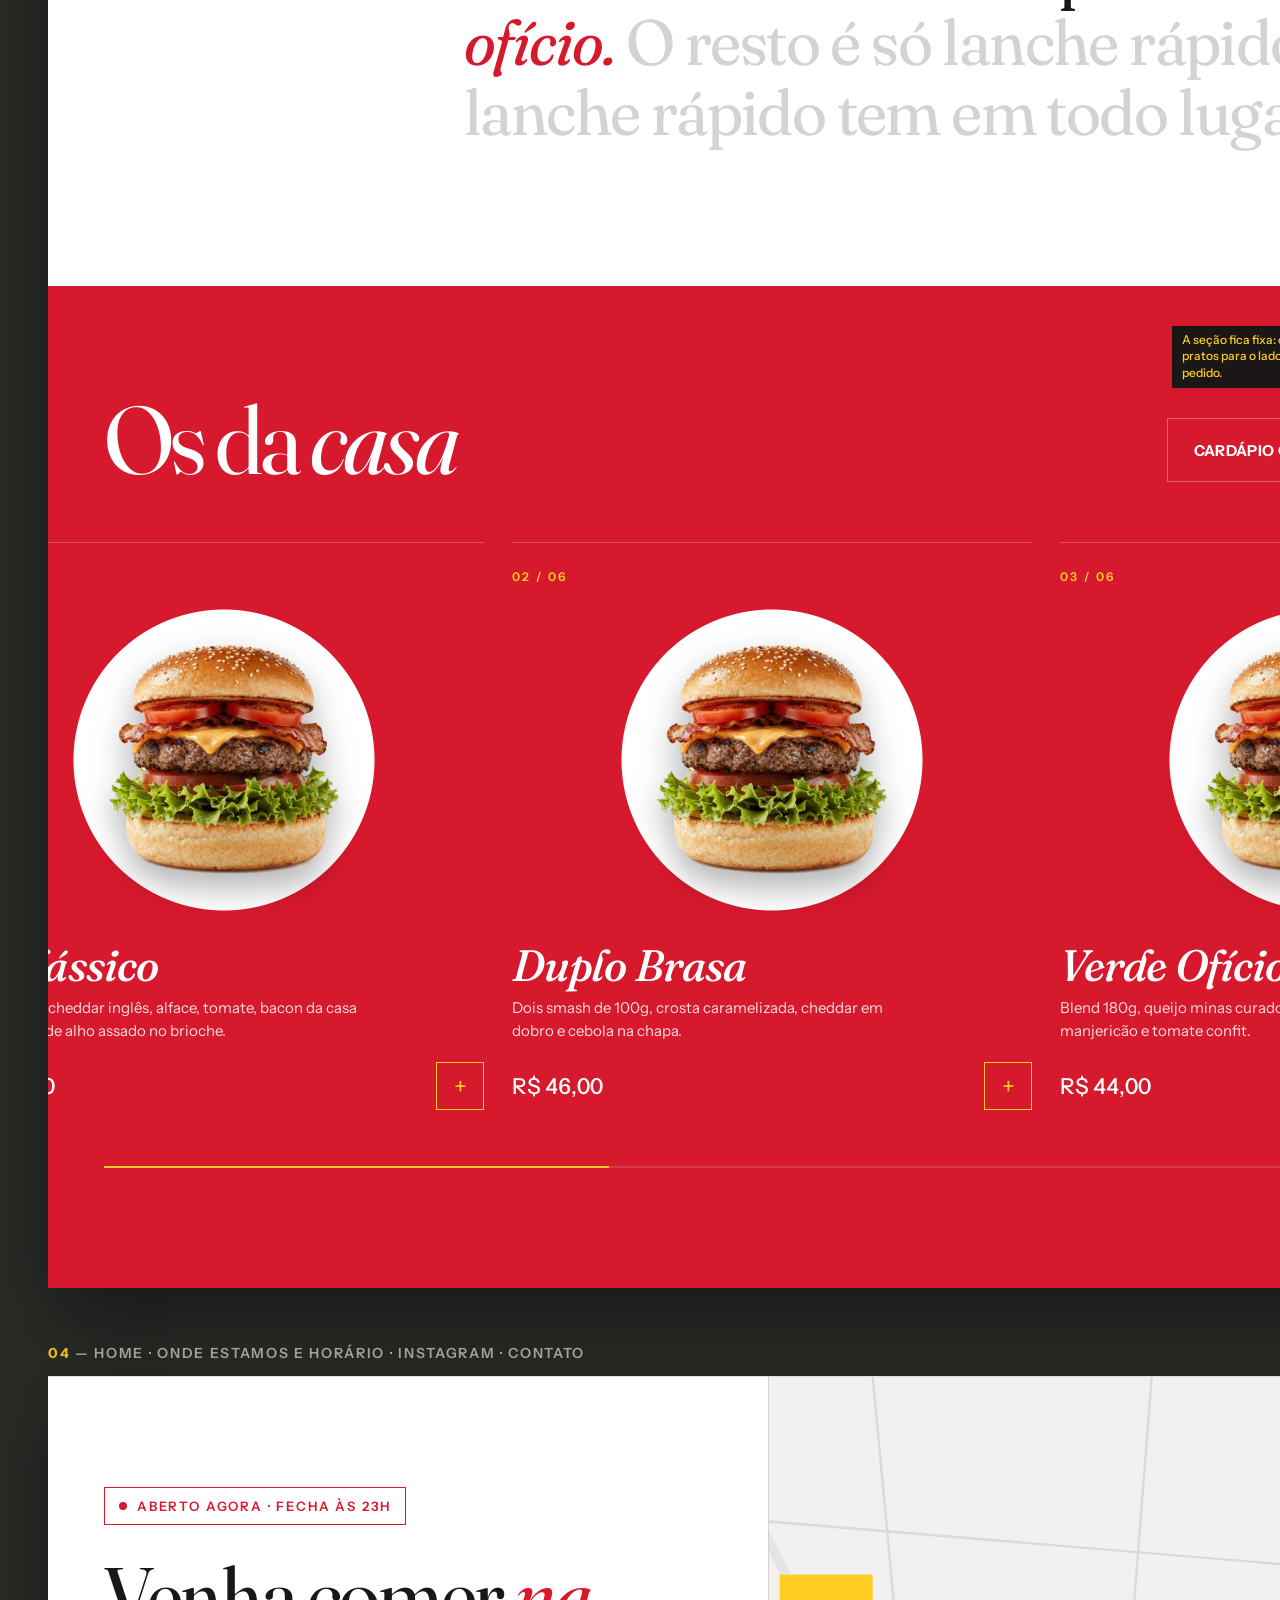
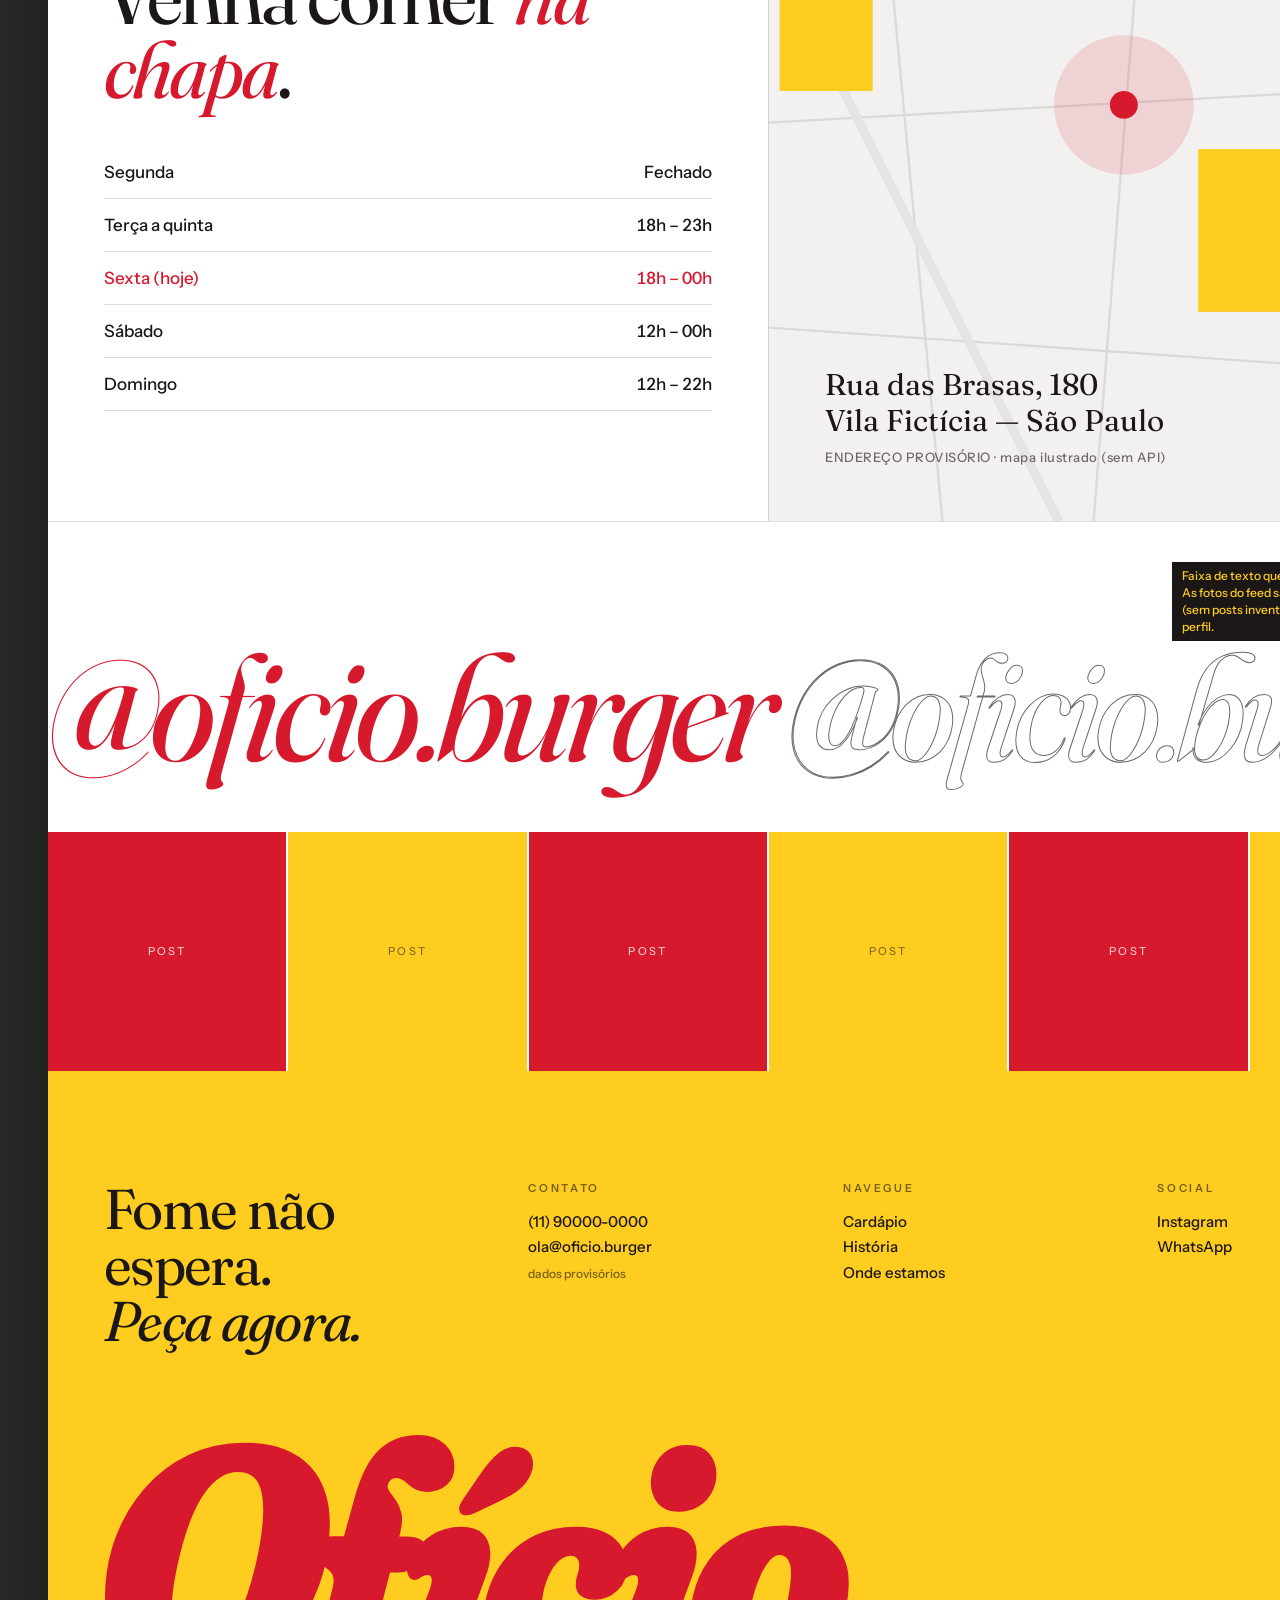
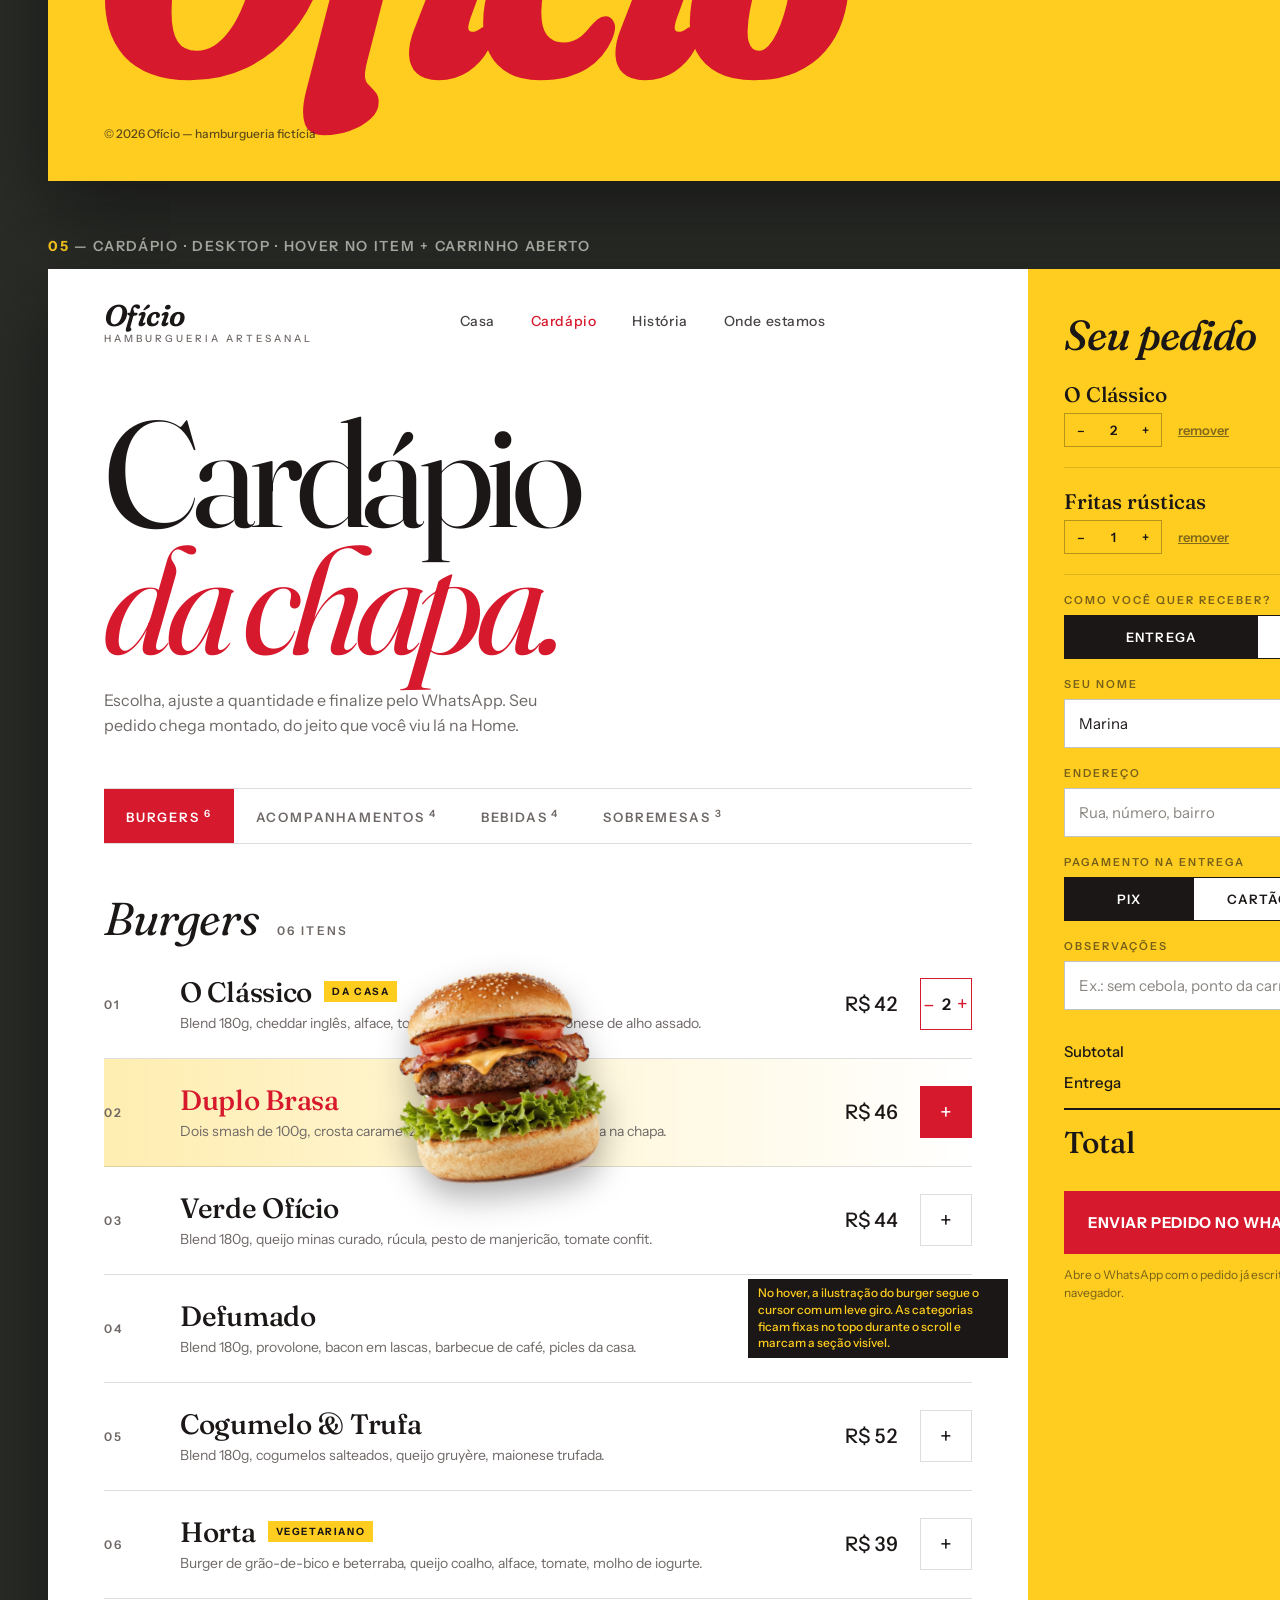
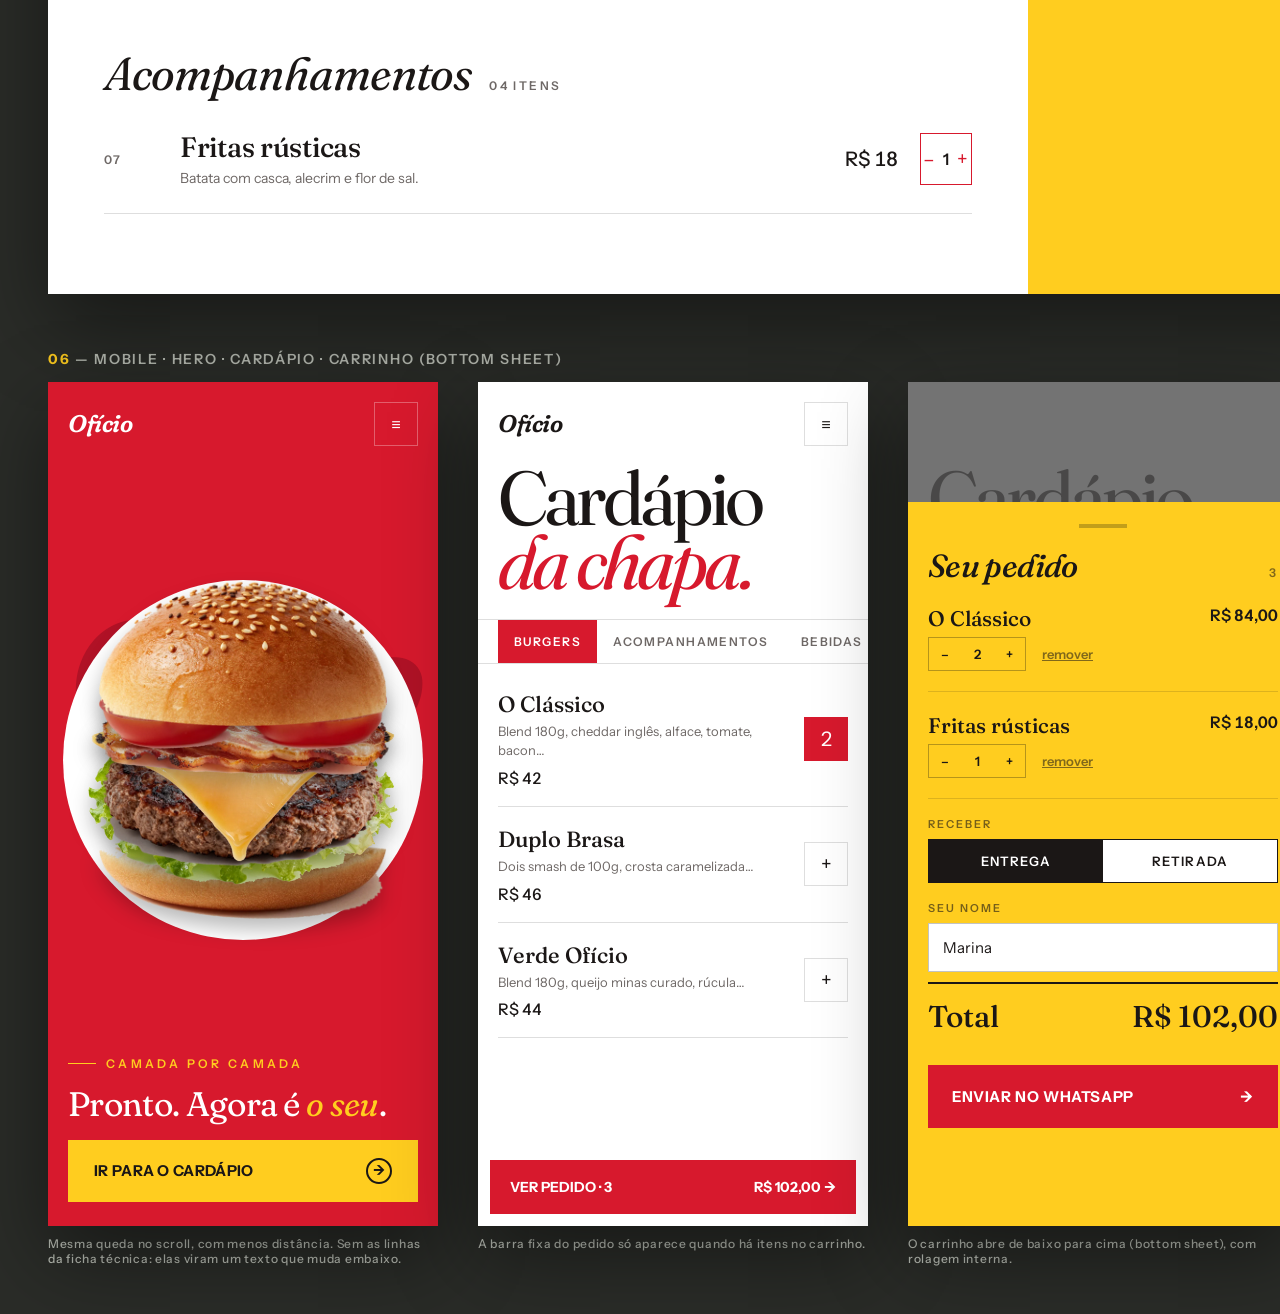
<file: design/mockup.html>
<!doctype html>
<html lang="pt-BR"><head><meta charset="utf-8">
<title>Ofício — Design Board</title>
<link rel="preconnect" href="https://fonts.googleapis.com">
<link href="https://fonts.googleapis.com/css2?family=Fraunces:ital,opsz,wght,SOFT,WONK@0,9..144,300..900,0..100,0..1;1,9..144,300..900,0..100,0..1&family=Instrument+Sans:wght@400;500;600;700&display=swap" rel="stylesheet">
<style>
:root{--vermelho:#D7192D;--vermelho2:#B01226;--amarelo:#FFCD1F;--ink:#1B1716;--branco:#FFFFFF;
--carvao:#FFFFFF;--carvao2:#F2F1F0;--mata:#D7192D;--mata2:#F2F1F0;--lima:#D7192D;--osso:#1B1716;--cinza:#6E6866;--linha:rgba(27,23,22,.14);--btn-ink:#FFFFFF;
--disp:'Fraunces',serif;--sans:'Instrument Sans',sans-serif}
*{box-sizing:border-box;margin:0;padding:0}
body{background:#2a2c28;font-family:var(--sans);color:var(--osso);padding:48px}
.hero,.destaques{--carvao:#D7192D;--carvao2:#C21428;--mata:#D7192D;--mata2:#B01226;--osso:#FFFFFF;--lima:#FFCD1F;--cinza:rgba(255,255,255,.75);--linha:rgba(255,255,255,.3);--btn-ink:#1B1716;background:var(--carvao);color:var(--osso)}
.frame,.phone{color:var(--osso)}
.board-title{font:600 14px var(--sans);letter-spacing:.12em;text-transform:uppercase;color:#b9bdb4;margin:56px 0 14px}
.board-title b{color:#FFCD1F}
.frame{width:1440px;position:relative;overflow:hidden;background:var(--carvao);box-shadow:0 30px 80px rgba(0,0,0,.45)}
.note{position:absolute;font:500 12px/1.4 var(--sans);background:#1B1716;color:#FFCD1F;padding:6px 10px;max-width:260px;z-index:50}
/* NAV */
.nav{position:absolute;top:0;left:0;right:0;display:flex;align-items:center;justify-content:space-between;padding:28px 56px;z-index:20}
.logo{font:italic 600 30px var(--disp);font-variation-settings:'SOFT' 100,'WONK' 1;letter-spacing:-.02em}
.logo small{font:500 10px var(--sans);letter-spacing:.3em;text-transform:uppercase;display:block;color:var(--cinza);font-style:normal;margin-top:-2px}
.nav ul{display:flex;gap:36px;list-style:none;font:500 14px var(--sans);letter-spacing:.04em}
.nav ul li{opacity:.8}
.btn{display:inline-flex;align-items:center;gap:14px;background:var(--lima);color:var(--btn-ink);font:700 15px var(--sans);letter-spacing:.02em;padding:18px 26px;text-transform:uppercase}
.btn .arr{display:inline-block;width:26px;height:26px;border:2px solid currentColor;border-radius:50%;text-align:center;line-height:21px;font-size:14px}
.btn.ghost{background:transparent;color:var(--osso);border:1px solid var(--linha)}
.cartpill{display:flex;align-items:center;gap:10px;font:600 14px var(--sans);border:1px solid var(--linha);padding:12px 18px}
.cartpill i{font-style:normal;background:var(--lima);color:var(--btn-ink);width:22px;height:22px;display:grid;place-items:center;font-size:12px}
/* HERO */
.hero{height:900px;position:relative}
.giant{position:absolute;left:0;right:0;text-align:center;font:italic 800 360px/0.8 var(--disp);font-variation-settings:'SOFT' 100,'WONK' 1,'opsz' 144;letter-spacing:-.05em;color:var(--mata2);top:250px;white-space:nowrap}
.stage{position:absolute;left:50%;top:0;width:440px;height:900px;transform:translateX(-50%)}

.plate{position:absolute;left:50%;top:470px;width:560px;height:560px;border-radius:50%;background:#fff;transform:translate(-50%,-50%)}
.phone .plate{top:378px;width:360px;height:360px}
.phone .shadow{display:none}
.shadow{position:absolute;left:50%;bottom:118px;width:420px;height:40px;transform:translateX(-50%);background:radial-gradient(closest-side,rgba(0,0,0,.6),transparent);}
.hero-copy{position:absolute;left:56px;bottom:72px;width:380px}
.eyebrow{font:600 12px var(--sans);letter-spacing:.28em;text-transform:uppercase;color:var(--lima);margin-bottom:16px;display:flex;gap:10px;align-items:center}
.eyebrow:before{content:"";width:28px;height:1px;background:var(--lima)}
.hero-copy h1{font:400 46px/1.02 var(--disp);font-variation-settings:'SOFT' 50;letter-spacing:-.02em;margin-bottom:18px}
.hero-copy h1 em{color:var(--lima)}
.hero-copy p{font:400 16px/1.55 var(--sans);color:var(--cinza);margin-bottom:28px}
.hero-right{position:absolute;right:56px;bottom:72px;text-align:right;font:500 13px/1.6 var(--sans);color:var(--cinza)}
.counter{font:300 64px/1 var(--disp);color:var(--osso)}
.counter span{font-size:22px;color:var(--cinza)}
.progress{position:absolute;right:56px;top:50%;transform:translateY(-50%);display:flex;flex-direction:column;gap:10px;align-items:flex-end;font:500 11px var(--sans);letter-spacing:.14em;text-transform:uppercase;color:var(--cinza)}
.progress div{display:flex;gap:10px;align-items:center}
.progress div:after{content:"";width:18px;height:2px;background:var(--linha)}
.progress div.on{color:var(--osso)}.progress div.on:after{background:var(--lima);width:36px}
.scrollhint{position:absolute;left:50%;bottom:28px;transform:translateX(-50%);font:500 11px var(--sans);letter-spacing:.3em;text-transform:uppercase;color:var(--cinza)}
/* ficha técnica */
.tag{position:absolute;font:500 13px/1.35 var(--sans);color:var(--osso);width:230px}
.tag b{display:block;font:italic 500 21px var(--disp);margin-bottom:2px}
.tag small{color:var(--cinza);font-size:12px;letter-spacing:.04em}
.tag .num{font:600 11px var(--sans);color:var(--lima);letter-spacing:.2em}
.tag:before{content:"";position:absolute;top:14px;height:2px;background:#1B1716;width:160px}
.tag.l{text-align:right}.tag.l:before{right:-176px}
.tag.r:before{left:-176px}
.tag:after{content:"";position:absolute;top:9px;width:11px;height:11px;border-radius:50%;background:#1B1716;box-shadow:0 0 0 3px #FFCD1F}
.tag.l:after{right:-184px}.tag.r:after{left:-184px}
/* manifesto */
.manifesto{padding:160px 56px 140px;display:grid;grid-template-columns:280px 1fr;gap:80px;border-top:1px solid var(--linha)}
.manifesto .side{font:500 13px/1.6 var(--sans);color:var(--cinza)}
.manifesto .side .eyebrow{margin-bottom:24px}
.manifesto p.big{font:400 64px/1.08 var(--disp);font-variation-settings:'SOFT' 40;letter-spacing:-.025em}
.manifesto p.big .dim{color:#D6D2D0}
.manifesto p.big em{font-style:italic;color:var(--lima)}
/* destaques horizontal */
.destaques{background:var(--mata);padding:110px 0 120px;position:relative}
.dest-head{display:flex;justify-content:space-between;align-items:end;padding:0 56px 60px}
.dest-head h2{font:400 96px/.9 var(--disp);letter-spacing:-.04em}
.dest-head h2 em{font-style:italic}
.track{display:flex;gap:28px;padding-left:56px;transform:translateX(-140px)}
.dish{flex:0 0 520px;border-top:1px solid rgba(243,243,238,.25);padding-top:22px;position:relative}
.dish .no{font:600 12px var(--sans);letter-spacing:.2em;color:var(--lima)}
.dish .pic{height:330px;display:grid;place-items:center;position:relative;margin:10px 0 18px;background:radial-gradient(circle at 50% 50%,#fff 0 150px,transparent 151px)}
.dish h3{font:italic 500 44px/1 var(--disp);letter-spacing:-.02em;margin-bottom:10px}
.dish p{font:400 15px/1.5 var(--sans);color:rgba(255,255,255,.85);max-width:400px}
.dish .row{display:flex;justify-content:space-between;align-items:center;margin-top:20px}
.price{font:500 22px var(--sans);font-variant-numeric:tabular-nums}
.plus{width:48px;height:48px;border:1px solid var(--lima);color:var(--lima);display:grid;place-items:center;font-size:24px}
.mini{position:relative;width:230px;height:230px}
.mini svg{position:absolute;left:0;width:240px;height:auto;filter:drop-shadow(0 10px 10px rgba(0,0,0,.4))}
.scrollbar{margin:56px 56px 0;height:2px;background:rgba(243,243,238,.15);position:relative}
.scrollbar:after{content:"";position:absolute;left:0;top:0;height:2px;width:38%;background:var(--lima)}
/* local */
.local{display:grid;grid-template-columns:1fr 1fr;border-top:1px solid var(--linha)}
.local>div{padding:110px 56px}
.local h2{font:400 80px/.92 var(--disp);letter-spacing:-.035em;margin-bottom:40px}
.local h2 em{font-style:italic;color:var(--lima)}
.hours{list-style:none;font:500 17px var(--sans)}
.hours li{display:flex;justify-content:space-between;padding:16px 0;border-bottom:1px solid var(--linha)}
.hours li.hoje{color:var(--lima)}
.hours li span:last-child{font-variant-numeric:tabular-nums}
.open{display:inline-flex;align-items:center;gap:10px;font:600 13px var(--sans);letter-spacing:.14em;text-transform:uppercase;border:1px solid var(--lima);color:var(--lima);padding:10px 14px;margin-bottom:34px}
.open:before{content:"";width:8px;height:8px;border-radius:50%;background:var(--lima)}
.map{background:var(--carvao2);position:relative;border-left:1px solid var(--linha);overflow:hidden}
.map svg{position:absolute;inset:0;width:100%;height:100%}
.addr{position:absolute;left:56px;bottom:56px;font:400 30px/1.2 var(--disp)}
.addr small{display:block;font:500 13px var(--sans);color:var(--cinza);margin-top:10px;letter-spacing:.04em}
/* insta */
.insta{position:relative;padding:110px 0 0;border-top:1px solid var(--linha);overflow:hidden}
.marquee{font:italic 400 150px/1 var(--disp);letter-spacing:-.04em;white-space:nowrap;color:#D7192D}
.marquee span{color:transparent;-webkit-text-stroke:1px var(--cinza)}
.grid6{display:grid;grid-template-columns:repeat(6,1fr);gap:2px;margin-top:50px}
.grid6 div{aspect-ratio:1;background:#D7192D;display:grid;place-items:center;font:500 11px var(--sans);letter-spacing:.2em;color:rgba(255,255,255,.75);text-transform:uppercase}
.grid6 div:nth-child(even){background:#FFCD1F;color:rgba(27,23,22,.55)}
/* footer */
.footer{padding:110px 56px 40px;background:#FFCD1F;color:#1B1716}
.footer .word{color:#D7192D}
.footer .cols{display:grid;grid-template-columns:1.4fr 1fr 1fr 1fr;gap:40px;font:500 15px/1.7 var(--sans)}
.footer h4{font:600 11px var(--sans);letter-spacing:.24em;text-transform:uppercase;margin-bottom:14px;opacity:.6}
.footer .cta-big{font:400 56px/1 var(--disp);letter-spacing:-.03em}
.footer .cta-big em{font-style:italic}
.footer .word{font:italic 800 330px/.78 var(--disp);font-variation-settings:'SOFT' 100,'WONK' 1;letter-spacing:-.06em;margin-top:80px;margin-left:-14px;margin-bottom:40px}
.footer .legal{position:relative;z-index:2;display:flex;justify-content:space-between;font:500 12px var(--sans);margin-top:30px;opacity:.7}
/* CARDÁPIO */
.cardapio{display:grid;grid-template-columns:1fr 460px;min-height:1500px}
.menu{padding:140px 56px 80px}
.menu-head h1{font:400 150px/.85 var(--disp);letter-spacing:-.05em}
.menu-head h1 em{font-style:italic;color:var(--lima)}
.menu-head p{color:var(--cinza);max-width:440px;margin:24px 0 50px;font-size:16px;line-height:1.55}
.cats{display:flex;gap:0;border-top:1px solid var(--linha);border-bottom:1px solid var(--linha);margin-bottom:24px;position:relative;background:var(--carvao)}
.cats div{padding:18px 22px;font:600 13px var(--sans);letter-spacing:.14em;text-transform:uppercase;color:var(--cinza)}
.cats div.on{color:var(--carvao);background:var(--lima)}
.cats div sup{font-size:10px;margin-left:4px}
.sec-title{display:flex;align-items:baseline;gap:18px;margin:46px 0 4px}
.sec-title h2{font:italic 400 46px var(--disp);letter-spacing:-.02em}
.sec-title span{font:600 12px var(--sans);color:var(--cinza);letter-spacing:.2em}
.item{display:grid;grid-template-columns:54px 1fr auto 52px;gap:22px;align-items:center;padding:24px 0;border-bottom:1px solid var(--linha);position:relative}
.item .n{font:600 12px var(--sans);color:var(--cinza);letter-spacing:.14em}
.item h3{font:500 28px var(--disp);letter-spacing:-.01em;display:flex;gap:12px;align-items:center}
.item h3 .badge{font:700 10px var(--sans);letter-spacing:.16em;text-transform:uppercase;background:#FFCD1F;color:#1B1716;padding:4px 8px}
.item p{font:400 14px/1.5 var(--sans);color:var(--cinza);margin-top:4px;max-width:560px}
.item .price{font-size:20px}
.item .add{width:52px;height:52px;border:1px solid var(--linha);display:grid;place-items:center;font-size:22px}
.item.hover{background:linear-gradient(90deg,rgba(255,205,31,.35),transparent)}
.item.hover .add{background:var(--lima);color:#fff;border-color:var(--lima)}
.item.hover h3{color:var(--lima)}
.float-burger{position:absolute;right:220px;top:-110px;width:210px;height:210px;transform:rotate(-8deg);z-index:5}
.float-burger svg{position:absolute;left:0;width:230px;height:auto;filter:drop-shadow(0 18px 20px rgba(0,0,0,.6))}
.qty{display:flex;align-items:center;border:1px solid var(--lima);height:52px}
.qty span{width:40px;text-align:center;font:600 16px var(--sans)}
.qty b{width:36px;text-align:center;color:var(--lima);font-size:20px;font-weight:400}
/* drawer */
.drawer{background:#FFCD1F;color:#1B1716;padding:40px 36px;position:relative}
.drawer h2{font:italic 500 42px var(--disp);letter-spacing:-.02em;display:flex;justify-content:space-between;align-items:baseline}
.drawer h2 small{font:600 12px var(--sans);font-style:normal;letter-spacing:.18em;opacity:.55}
.ci{display:grid;grid-template-columns:1fr auto;gap:6px 16px;padding:20px 0;border-bottom:1px solid rgba(15,17,14,.14)}
.ci h4{font:500 21px var(--disp)}
.ci .p{font:600 16px var(--sans);font-variant-numeric:tabular-nums;text-align:right}
.ci .ctrl{display:flex;gap:16px;align-items:center;font:600 13px var(--sans)}
.ci .ctrl .q{display:flex;border:1px solid rgba(15,17,14,.3)}
.ci .ctrl .q span{width:32px;height:32px;display:grid;place-items:center}
.ci .ctrl .rm{text-decoration:underline;opacity:.55}
.ci .obs{grid-column:1/-1;font:400 13px var(--sans);opacity:.6}
.field{margin-top:18px}
.field label{display:block;font:600 11px var(--sans);letter-spacing:.18em;text-transform:uppercase;opacity:.6;margin-bottom:8px}
.field .in{border:1px solid rgba(15,17,14,.25);padding:14px;font:400 15px var(--sans);background:#fff}
.seg{display:grid;grid-template-columns:1fr 1fr;border:1px solid #1B1716;background:#fff}
.seg div{padding:13px;text-align:center;font:600 13px var(--sans);letter-spacing:.08em;text-transform:uppercase}
.seg div.on{background:#1B1716;color:#fff}
.tot{display:flex;justify-content:space-between;font:500 15px var(--sans);padding:6px 0}
.tot.big{font:500 30px var(--disp);padding-top:14px;border-top:2px solid #1B1716;margin-top:10px}
.wa{display:flex;justify-content:space-between;align-items:center;background:#D7192D;color:#fff;padding:22px 24px;font:700 15px var(--sans);text-transform:uppercase;letter-spacing:.04em;margin-top:24px}
/* MOBILE */
.mobiles{display:flex;gap:40px;align-items:flex-start}
.phone{width:390px;height:844px;background:var(--carvao);position:relative;overflow:hidden;box-shadow:0 30px 80px rgba(0,0,0,.45);border-radius:0}
.phone .nav{padding:20px}
.phone .logo{font-size:24px}
.burgermenu{width:44px;height:44px;border:1px solid var(--linha);display:grid;place-items:center;gap:0}
.phone .giant{font-size:150px;top:230px}
.phone .stage{width:440px;transform:translateX(-50%) scale(.72);transform-origin:50% 0;top:40px}
.phone .hero-copy{left:20px;right:20px;bottom:24px;width:auto}
.phone .hero-copy h1{font-size:34px}
.phone .btn{width:100%;justify-content:space-between}
.m-menu{padding:84px 20px 20px}
.m-menu h1{font:400 76px/.85 var(--disp);letter-spacing:-.05em}
.m-menu h1 em{font-style:italic;color:var(--lima)}
.m-cats{display:flex;overflow:hidden;margin:24px -20px 8px;padding-left:20px;border-top:1px solid var(--linha);border-bottom:1px solid var(--linha)}
.m-cats div{padding:14px 16px;font:600 12px var(--sans);letter-spacing:.12em;text-transform:uppercase;color:var(--cinza);white-space:nowrap}
.m-cats div.on{background:var(--lima);color:#fff}
.m-item{display:grid;grid-template-columns:1fr 44px;gap:12px;padding:18px 0;border-bottom:1px solid var(--linha)}
.m-item h3{font:500 22px var(--disp)}
.m-item p{font:400 13px/1.45 var(--sans);color:var(--cinza);margin:4px 0 8px}
.m-item .price{font-size:16px}
.m-item .add{width:44px;height:44px;border:1px solid var(--linha);display:grid;place-items:center;font-size:20px;align-self:center}
.m-bar{position:absolute;left:12px;right:12px;bottom:12px;background:var(--lima);color:#fff;display:flex;justify-content:space-between;align-items:center;padding:18px 20px;font:700 14px var(--sans);text-transform:uppercase}
.sheet{position:absolute;left:0;right:0;bottom:0;top:120px;background:#FFCD1F;color:#1B1716;padding:22px 20px}
.sheet .grab{width:48px;height:4px;background:rgba(15,17,14,.25);margin:0 auto 18px}
.dim-overlay{position:absolute;inset:0;background:rgba(0,0,0,.55)}
.caption{max-width:390px;font:500 12px var(--sans);color:#b9bdb4;margin-top:10px;letter-spacing:.06em}
/* tokens */
.tokens{display:grid;grid-template-columns:1.2fr 1fr;gap:2px;width:1440px}
.tokens>div{background:var(--carvao);padding:48px 56px}
.sw{display:flex;gap:0;height:220px;margin-top:20px}
.sw div{display:flex;flex-direction:column;justify-content:flex-end;padding:16px;font:600 12px/1.5 var(--sans)}
.typespec .a{font:italic 700 120px/.9 var(--disp);font-variation-settings:'SOFT' 100,'WONK' 1;letter-spacing:-.04em}
.typespec .b{font:400 40px/1.1 var(--disp);margin:10px 0 18px}
.typespec .c{font:400 16px/1.55 var(--sans);color:var(--cinza)}
.typespec .lbl{font:600 11px var(--sans);letter-spacing:.2em;text-transform:uppercase;color:var(--lima);margin:26px 0 8px}
</style></head><body>


<div class="board-title"><b>00</b> — Direção visual · tokens</div>
<div class="tokens">
 <div>
  <div class="eyebrow">Paleta · regra 60–30–10</div>
  <div class="sw">
   <div style="flex:6;background:#FFFFFF;color:#1B1716;border:1px solid #ddd">Branco<br>#FFFFFF · 60%<br><span style="opacity:.6">fundo, respiro, cardápio</span></div>
   <div style="flex:3;background:#D7192D;color:#fff">Vermelho ketchup<br>#D7192D · 30%<br><span style="opacity:.75">hero, destaques, marca</span></div>
   <div style="flex:1.2;background:#FFCD1F;color:#1B1716">Amarelo mostarda<br>#FFCD1F · 10%<br>CTAs, carrinho</div>
  </div>
  <div class="sw" style="height:70px;margin-top:2px">
   <div style="flex:1;background:#1B1716;color:#fff">Tinta #1B1716 · texto</div>
   <div style="flex:1;background:#A30F22;color:#fff">Vermelho escuro #A30F22 · profundidade</div>
  </div>
  <p class="typespec"><span class="c" style="display:block;margin-top:22px;max-width:620px">Vermelho ketchup, amarelo mostarda e branco: a paleta clássica de hamburgueria, só que num tom mais "premium". Vermelho fechado e profundo, em vez de um vermelho fast-food, e um branco puro e limpo. O vermelho é o palco do burger. O amarelo marca o que é ação nas áreas vermelhas e o carrinho. No branco, as ações ficam em vermelho. Laranja, roxo e bege continuam fora.</span></p>
 </div>
 <div class="typespec">
  <div class="lbl">Personalidade — Fraunces (variável, eixos SOFT + WONK)</div>
  <div class="a">Ofício.</div>
  <div class="b">Smash é técnica. <em style="color:var(--lima)">Artesanal</em> é paciência.</div>
  <div class="lbl">Funcional — Instrument Sans</div>
  <div class="c">Botões, navegação, preços, formulários. Neutra, legível, números tabulares para os valores do carrinho.</div>
  <div class="lbl">Forma</div>
  <div class="c">Cantos retos (raio 0), linhas finas de 1px e listas em vez de cards. A referência é a ficha técnica de cozinha e o cardápio impresso de restaurante, não um template de app.</div>
 </div>
</div>

<!-- F1 HERO estado inicial -->
<div class="board-title"><b>01</b> — Home · Hero · scroll 0% (ingredientes começam a cair)</div>
<div class="frame hero" id="f1">
 <div class="nav"><div class="logo">Ofício<small>Hamburgueria artesanal</small></div>
  <ul><li>Casa</li><li>Cardápio</li><li>História</li><li>Onde estamos</li></ul>
  <div style="display:flex;gap:12px"><div class="cartpill">Pedido <i>0</i></div><div class="btn" style="padding:13px 18px;font-size:13px">Ver cardápio</div></div></div>
 <div class="giant">Ofício</div>
 <div class="plate"></div><div class="stage" data-burger="hero-start"></div>
 <div class="shadow"></div>
 <div class="hero-copy"><div class="eyebrow">Desde a primeira chapa</div>
  <h1>Um burger se <em>monta</em> camada por camada.</h1>
  <p>Role a página e veja o seu ser montado. Pão de fermentação lenta, blend moído no dia, cheddar maturado.</p>
  <div class="btn">Montar meu pedido <span class="arr">→</span></div></div>
 <div class="progress"><div class="on">01 Pão</div><div>02 Folhas</div><div>03 Blend</div><div>04 Cheddar</div><div>05 Bacon</div><div>06 Tomate</div><div>07 Coroa</div></div>
 <div class="scrollhint">Role para montar ↓</div>
 <div class="note" style="left:500px;top:120px">Ao carregar, o pão de baixo pousa sozinho. Os outros ingredientes ficam suspensos acima da tela e caem conforme o scroll (seção fixa, pinned).</div>
</div>

<!-- F2 HERO montado -->
<div class="board-title"><b>02</b> — Home · Hero · scroll 100% (burger montado + ficha técnica)</div>
<div class="frame hero" id="f2">
 <div class="nav"><div class="logo">Ofício<small>Hamburgueria artesanal</small></div>
  <ul><li>Casa</li><li>Cardápio</li><li>História</li><li>Onde estamos</li></ul>
  <div style="display:flex;gap:12px"><div class="cartpill">Pedido <i>0</i></div><div class="btn" style="padding:13px 18px;font-size:13px">Ver cardápio</div></div></div>
 <div class="giant" style="color:#A30F22">Ofício</div>
 <div class="plate"></div><div class="stage" data-burger="hero-full"></div>
 <div class="shadow"></div>
 <div class="tag l" style="left:200px;top:280px"><span class="num">07</span><b>Brioche na manteiga</b><small>fermentação de 24h, gergelim tostado</small></div>
 <div class="tag l" style="left:200px;top:470px"><span class="num">04</span><b>Cheddar inglês</b><small>maturado 12 meses, derretido no vapor</small></div>
 <div class="tag r" style="left:1036px;top:620px"><span class="num">02</span><b>Alface americana</b><small>de produtor local, colhida no dia</small></div>
 <div class="tag r" style="left:1036px;top:400px"><span class="num">06 · 05</span><b>Tomate + bacon</b><small>bacon defumado na casa por 6h</small></div>
 <div class="tag r" style="left:1036px;top:520px"><span class="num">03</span><b>Blend 180g</b><small>acém + costela, moído toda manhã</small></div>
 <div class="hero-right"><div class="counter">7<span>/7 camadas</span></div>montado em 4 min na chapa</div>
 <div class="hero-copy"><div class="eyebrow">O Clássico do Ofício</div>
  <h1>Pronto. Agora é <em>o seu</em>.</h1>
  <div class="btn">Ir para o cardápio <span class="arr">→</span></div></div>
 <div class="progress"><div class="on">01 Pão</div><div class="on">02 Folhas</div><div class="on">03 Blend</div><div class="on">04 Cheddar</div><div class="on">05 Bacon</div><div class="on">06 Tomate</div><div class="on">07 Coroa</div></div>
 <div class="note" style="right:56px;top:130px">Cada ingrediente cai com um leve quique. A linha da ficha técnica se desenha na hora do pouso. O "OFÍCIO" gigante ao fundo se move mais devagar (parallax). O prato branco faz o burger saltar do vermelho. Cada ingrediente é uma foto separada, com fundo transparente.</div>
</div>

<!-- F3 manifesto + destaques -->
<div class="board-title"><b>03</b> — Home · História (texto acende palavra por palavra) + Destaques (scroll horizontal)</div>
<div class="frame">
 <section class="manifesto">
  <div class="side"><div class="eyebrow">Nossa história</div>Começamos com uma chapa de ferro e uma regra: nada sai da cozinha que a gente não faria para a própria mesa.</div>
  <p class="big">Não temos pressa. O pão fermenta de um dia para o outro, o bacon defuma a manhã inteira e o blend é moído antes de abrir a porta. <em>Isso é ofício.</em> <span class="dim">O resto é só lanche rápido — e lanche rápido tem em todo lugar.</span></p>
 </section>
 <section class="destaques">
  <div class="dest-head"><h2>Os da <em>casa</em></h2><div class="btn ghost">Cardápio completo <span class="arr" style="border-color:var(--osso)">→</span></div></div>
  <div class="track">
   <div class="dish"><span class="no">01 / 06</span><div class="pic"><div class="mini" data-burger="mini-a"></div></div><h3>O Clássico</h3><p>Blend 180g, cheddar inglês, alface, tomate, bacon da casa e maionese de alho assado no brioche.</p><div class="row"><span class="price">R$ 42,00</span><span class="plus">+</span></div></div>
   <div class="dish"><span class="no">02 / 06</span><div class="pic"><div class="mini" data-burger="mini-b"></div></div><h3>Duplo Brasa</h3><p>Dois smash de 100g, crosta caramelizada, cheddar em dobro e cebola na chapa.</p><div class="row"><span class="price">R$ 46,00</span><span class="plus">+</span></div></div>
   <div class="dish"><span class="no">03 / 06</span><div class="pic"><div class="mini" data-burger="mini-c"></div></div><h3>Verde Ofício</h3><p>Blend 180g, queijo minas curado, rúcula, pesto de manjericão e tomate confit.</p><div class="row"><span class="price">R$ 44,00</span><span class="plus">+</span></div></div>
  </div>
  <div class="scrollbar"></div>
  <div class="note" style="right:56px;top:40px">A seção fica fixa: o scroll vertical move os pratos para o lado. O "+" já adiciona ao pedido.</div>
 </section>
</div>

<!-- F4 local + insta + footer -->
<div class="board-title"><b>04</b> — Home · Onde estamos e horário · Instagram · Contato</div>
<div class="frame">
 <section class="local">
  <div><div class="open">Aberto agora · fecha às 23h</div><h2>Venha comer <em>na chapa</em>.</h2>
   <ul class="hours"><li><span>Segunda</span><span>Fechado</span></li><li><span>Terça a quinta</span><span>18h – 23h</span></li><li class="hoje"><span>Sexta (hoje)</span><span>18h – 00h</span></li><li><span>Sábado</span><span>12h – 00h</span></li><li><span>Domingo</span><span>12h – 22h</span></li></ul></div>
  <div class="map"><svg viewBox="0 0 720 640" preserveAspectRatio="xMidYMid slice"><g stroke="#DCDAD8" stroke-width="2" fill="none"><path d="M0 120 L720 180"/><path d="M0 300 L720 260"/><path d="M0 470 L720 520"/><path d="M140 0 L200 640"/><path d="M380 0 L330 640"/><path d="M560 0 L610 640"/><path d="M0 40 L300 640" stroke-width="8" stroke="#E6E4E2"/></g><g fill="#FFCD1F"><rect x="420" y="320" width="110" height="140"/><rect x="60" y="170" width="80" height="100"/></g><circle cx="356" cy="282" r="60" fill="rgba(215,25,45,.14)"/><circle cx="356" cy="282" r="12" fill="#D7192D"/></svg>
   <div class="addr">Rua das Brasas, 180<br>Vila Fictícia — São Paulo<small>ENDEREÇO PROVISÓRIO · mapa ilustrado (sem API)</small></div></div>
 </section>
 <section class="insta">
  <div class="marquee">@oficio.burger <span>@oficio.burger</span> @oficio.burger</div>
  <div class="grid6"><div>post</div><div>post</div><div>post</div><div>post</div><div>post</div><div>post</div></div>
  <div class="note" style="right:56px;top:40px">Faixa de texto que corre conforme o scroll. As fotos do feed são espaços provisórios (sem posts inventados), com link para o perfil.</div>
 </section>
 <section class="footer">
  <div class="cols"><div class="cta-big">Fome não espera.<br><em>Peça agora.</em></div>
   <div><h4>Contato</h4>(11) 90000-0000<br>ola@oficio.burger<br><span style="opacity:.6;font-size:12px">dados provisórios</span></div>
   <div><h4>Navegue</h4>Cardápio<br>História<br>Onde estamos</div>
   <div><h4>Social</h4>Instagram<br>WhatsApp</div></div>
  <div class="word">Ofício</div>
  <div class="legal"><span>© 2026 Ofício — hamburgueria fictícia</span><span>Feito na chapa</span></div>
 </section>
</div>

<!-- F5 cardápio -->
<div class="board-title"><b>05</b> — Cardápio · desktop · hover no item + carrinho aberto</div>
<div class="frame">
 <div class="nav" style="right:460px"><div class="logo">Ofício<small>Hamburgueria artesanal</small></div>
  <ul><li>Casa</li><li style="opacity:1;color:var(--lima)">Cardápio</li><li>História</li><li>Onde estamos</li></ul>
  <div></div></div>
 <div class="cardapio">
  <div class="menu">
   <div class="menu-head"><h1>Cardápio<br><em>da chapa.</em></h1><p>Escolha, ajuste a quantidade e finalize pelo WhatsApp. Seu pedido chega montado, do jeito que você viu lá na Home.</p></div>
   <div class="cats"><div class="on">Burgers<sup>6</sup></div><div>Acompanhamentos<sup>4</sup></div><div>Bebidas<sup>4</sup></div><div>Sobremesas<sup>3</sup></div></div>
   <div class="sec-title"><h2>Burgers</h2><span>06 ITENS</span></div>
   <div class="item"><span class="n">01</span><div><h3>O Clássico <span class="badge">da casa</span></h3><p>Blend 180g, cheddar inglês, alface, tomate, bacon da casa, maionese de alho assado.</p></div><span class="price">R$ 42</span><div class="qty"><b>–</b><span>2</span><b>+</b></div></div>
   <div class="item hover"><span class="n">02</span><div style="position:relative"><h3>Duplo Brasa</h3><p>Dois smash de 100g, crosta caramelizada, cheddar em dobro, cebola na chapa.</p><div class="float-burger" data-burger="float"></div></div><span class="price">R$ 46</span><span class="add">+</span></div>
   <div class="item"><span class="n">03</span><div><h3>Verde Ofício</h3><p>Blend 180g, queijo minas curado, rúcula, pesto de manjericão, tomate confit.</p></div><span class="price">R$ 44</span><span class="add">+</span></div>
   <div class="item"><span class="n">04</span><div><h3>Defumado</h3><p>Blend 180g, provolone, bacon em lascas, barbecue de café, picles da casa.</p></div><span class="price">R$ 48</span><span class="add">+</span></div>
   <div class="item"><span class="n">05</span><div><h3>Cogumelo &amp; Trufa</h3><p>Blend 180g, cogumelos salteados, queijo gruyère, maionese trufada.</p></div><span class="price">R$ 52</span><span class="add">+</span></div>
   <div class="item"><span class="n">06</span><div><h3>Horta <span class="badge">vegetariano</span></h3><p>Burger de grão-de-bico e beterraba, queijo coalho, alface, tomate, molho de iogurte.</p></div><span class="price">R$ 39</span><span class="add">+</span></div>
   <div class="sec-title"><h2>Acompanhamentos</h2><span>04 ITENS</span></div>
   <div class="item"><span class="n">07</span><div><h3>Fritas rústicas</h3><p>Batata com casca, alecrim e flor de sal.</p></div><span class="price">R$ 18</span><div class="qty"><b>–</b><span>1</span><b>+</b></div></div>
   <div class="note" style="left:700px;top:1010px">No hover, a ilustração do burger segue o cursor com um leve giro. As categorias ficam fixas no topo durante o scroll e marcam a seção visível.</div>
  </div>
  <aside class="drawer">
   <h2>Seu pedido <small>3 ITENS</small></h2>
   <div class="ci"><h4>O Clássico</h4><span class="p">R$ 84,00</span><div class="ctrl"><div class="q"><span>–</span><span>2</span><span>+</span></div><span class="rm">remover</span></div></div>
   <div class="ci"><h4>Fritas rústicas</h4><span class="p">R$ 18,00</span><div class="ctrl"><div class="q"><span>–</span><span>1</span><span>+</span></div><span class="rm">remover</span></div></div>
   <div class="field"><label>Como você quer receber?</label><div class="seg"><div class="on">Entrega</div><div>Retirada</div></div></div>
   <div class="field"><label>Seu nome</label><div class="in">Marina</div></div>
   <div class="field"><label>Endereço</label><div class="in" style="color:#8a8580">Rua, número, bairro</div></div>
   <div class="field"><label>Pagamento na entrega</label><div class="seg" style="grid-template-columns:1fr 1fr 1fr"><div class="on">Pix</div><div>Cartão</div><div>Dinheiro</div></div></div>
   <div class="field"><label>Observações</label><div class="in" style="color:#8a8580">Ex.: sem cebola, ponto da carne…</div></div>
   <div style="margin-top:26px"><div class="tot"><span>Subtotal</span><span>R$ 102,00</span></div><div class="tot"><span>Entrega</span><span>a combinar</span></div><div class="tot big"><span>Total</span><span>R$ 102,00</span></div></div>
   <div class="wa">Enviar pedido no WhatsApp <span>→</span></div>
   <p style="font:400 12px/1.5 var(--sans);opacity:.6;margin-top:12px">Abre o WhatsApp com o pedido já escrito. O carrinho fica salvo neste navegador.</p>
  </aside>
 </div>
</div>

<!-- F6 mobile -->
<div class="board-title"><b>06</b> — Mobile · Hero · Cardápio · Carrinho (bottom sheet)</div>
<div class="mobiles">
 <div><div class="phone hero" style="height:844px">
  <div class="nav"><div class="logo">Ofício</div><div class="burgermenu">≡</div></div>
  <div class="giant">Ofício</div>
  <div class="plate"></div><div class="stage" data-burger="hero-full"></div>
  <div class="hero-copy"><div class="eyebrow">Camada por camada</div><h1>Pronto. Agora é <em>o seu</em>.</h1><div class="btn">Ir para o cardápio <span class="arr">→</span></div></div>
 </div><div class="caption">Mesma queda no scroll, com menos distância. Sem as linhas da ficha técnica: elas viram um texto que muda embaixo.</div></div>
 <div><div class="phone">
  <div class="nav"><div class="logo">Ofício</div><div class="burgermenu">≡</div></div>
  <div class="m-menu"><h1>Cardápio<br><em>da chapa.</em></h1>
   <div class="m-cats"><div class="on">Burgers</div><div>Acompanhamentos</div><div>Bebidas</div><div>Sobremesas</div></div>
   <div class="m-item"><div><h3>O Clássico</h3><p>Blend 180g, cheddar inglês, alface, tomate, bacon…</p><span class="price">R$ 42</span></div><span class="add" style="background:var(--lima);color:#fff;border-color:var(--lima)">2</span></div>
   <div class="m-item"><div><h3>Duplo Brasa</h3><p>Dois smash de 100g, crosta caramelizada…</p><span class="price">R$ 46</span></div><span class="add">+</span></div>
   <div class="m-item"><div><h3>Verde Ofício</h3><p>Blend 180g, queijo minas curado, rúcula…</p><span class="price">R$ 44</span></div><span class="add">+</span></div>
  </div>
  <div class="m-bar"><span>Ver pedido · 3</span><span>R$ 102,00 →</span></div>
 </div><div class="caption">A barra fixa do pedido só aparece quando há itens no carrinho.</div></div>
 <div><div class="phone">
  <div class="m-menu" style="opacity:.4"><h1>Cardápio<br><em>da chapa.</em></h1></div>
  <div class="dim-overlay"></div>
  <div class="sheet"><div class="grab"></div>
   <div class="drawer" style="padding:0;border:0;background:none">
   <h2 style="font-size:32px">Seu pedido <small>3</small></h2>
   <div class="ci"><h4>O Clássico</h4><span class="p">R$ 84,00</span><div class="ctrl"><div class="q"><span>–</span><span>2</span><span>+</span></div><span class="rm">remover</span></div></div>
   <div class="ci"><h4>Fritas rústicas</h4><span class="p">R$ 18,00</span><div class="ctrl"><div class="q"><span>–</span><span>1</span><span>+</span></div><span class="rm">remover</span></div></div>
   <div class="field"><label>Receber</label><div class="seg"><div class="on">Entrega</div><div>Retirada</div></div></div>
   <div class="field"><label>Seu nome</label><div class="in">Marina</div></div>
   <div class="tot big"><span>Total</span><span>R$ 102,00</span></div>
   <div class="wa">Enviar no WhatsApp <span>→</span></div></div>
  </div>
 </div><div class="caption">O carrinho abre de baixo para cima (bottom sheet), com rolagem interna.</div></div>
</div>

<script>
const IMG='../assets/img/';
// [camada, largura, base (y do fundo da imagem, px na área de 400 de largura)]
const OFF=50;
const FULL=[['paobase',400,640],['alface',430,592],['blend',390,566],['cheddar',420,560],['bacon',410,440],['tomate',400,404],['paotopo',400,372]];
function layer(n,w,b,extra){const i=new Image();i.src=IMG+n+'.webp';i.alt='';i.className='ing';
 i.style.cssText=`position:absolute;width:${w}px;left:${20+(400-w)/2}px;filter:drop-shadow(0 14px 14px rgba(0,0,0,.28));`+(extra||'');
 i.onload=()=>{i.style.top=(b+OFF-w*i.naturalHeight/i.naturalWidth)+'px'};return i;}
function hero(el,mode){FULL.forEach(([n,w,b],i)=>{let bb=b,extra='';
  if(mode==='start'&&i>0){ if(i<=2){bb=b-380-i*110;extra=`transform:rotate(${i%2?-8:6}deg);`} else {bb=-300;extra='opacity:0;'} }
  el.appendChild(layer(n,w,bb,extra));});}
function photo(el,w){const i=new Image();i.src=IMG+'full.webp';i.alt='';i.style.cssText=`position:absolute;left:0;top:0;width:${w}px;filter:drop-shadow(0 14px 16px rgba(0,0,0,.3))`;el.appendChild(i);}
document.querySelectorAll('[data-burger]').forEach(el=>{const m=el.dataset.burger;
 if(m==='hero-full')hero(el,'full'); else if(m==='hero-start')hero(el,'start');
 else if(m.startsWith('mini'))photo(el,230); else if(m==='float')photo(el,210);});
</script>
</body></html>
</file>
<file: assets/css/style.css>
/* =========================================================
   Ofício — Hamburgueria Artesanal (fictícia)
   Paleta 60/30/10: branco · vermelho ketchup · amarelo mostarda
   ========================================================= */
:root {
  --vermelho: #D7192D;
  --vermelho-2: #C21428;
  --vermelho-fundo: #A30F22;
  --amarelo: #FFCD1F;
  --amarelo-claro: #FFF3C4;
  --branco: #FFFFFF;
  --cinza-claro: #F2F1F0;
  --ink: #1B1716;
  --cinza: #6E6866;
  --linha: rgba(27, 23, 22, .14);

  --disp: 'Fraunces', Georgia, serif;
  --sans: 'Instrument Sans', system-ui, sans-serif;

  --gutter: 56px;
  --header-h: 92px;
  --ease: cubic-bezier(.2, .7, .2, 1);
}
@media (max-width: 1099px) { :root { --gutter: 32px; --header-h: 80px; } }
@media (max-width: 699px)  { :root { --gutter: 20px; --header-h: 72px; } }

*, *::before, *::after { box-sizing: border-box; }
html { -webkit-text-size-adjust: 100%; }
body {
  margin: 0; background: var(--branco); color: var(--ink);
  font: 400 16px/1.55 var(--sans);
  -webkit-font-smoothing: antialiased; overflow-x: hidden;
}
img { display: block; max-width: 100%; }
a { color: inherit; }
button { font: inherit; color: inherit; cursor: pointer; border: 0; background: none; padding: 0; }
input, textarea { font: inherit; }
h1, h2, h3, h4, p { margin: 0; }
ul { margin: 0; padding: 0; list-style: none; }
:focus-visible { outline: 3px solid var(--amarelo); outline-offset: 3px; }
.sr-only { position: absolute; width: 1px; height: 1px; overflow: hidden; clip: rect(0 0 0 0); white-space: nowrap; }

/* Seções em vermelho redefinem os tokens localmente */
.on-red {
  --fg: var(--branco); --muted: rgba(255,255,255,.78); --accent: var(--amarelo);
  --rule: rgba(255,255,255,.3); --btn-bg: var(--amarelo); --btn-fg: var(--ink);
  background: var(--vermelho); color: var(--fg);
}
.on-white {
  --fg: var(--ink); --muted: var(--cinza); --accent: var(--vermelho);
  --rule: var(--linha); --btn-bg: var(--vermelho); --btn-fg: var(--branco);
  background: var(--branco); color: var(--fg);
}

/* ---------- Tipografia utilitária ---------- */
.eyebrow {
  display: flex; align-items: center; gap: 10px;
  font: 600 12px/1 var(--sans); letter-spacing: .28em; text-transform: uppercase;
  color: var(--accent); margin-bottom: 16px;
}
.eyebrow::before { content: ""; width: 28px; height: 1px; background: currentColor; }
.wonk { font-variation-settings: 'SOFT' 100, 'WONK' 1, 'opsz' 144; }
em { font-style: italic; }

/* ---------- Botões ---------- */
.btn {
  display: inline-flex; align-items: center; justify-content: space-between; gap: 14px;
  background: var(--btn-bg); color: var(--btn-fg);
  font: 700 15px/1 var(--sans); letter-spacing: .02em; text-transform: uppercase;
  padding: 18px 22px 18px 26px; text-decoration: none;
  transition: transform .25s var(--ease), box-shadow .25s var(--ease);
}
.btn:hover { transform: translateY(-2px); box-shadow: 0 8px 0 0 rgba(0,0,0,.18); }
.btn:active { transform: translateY(0); box-shadow: none; }
.btn__arr {
  width: 28px; height: 28px; border: 2px solid currentColor; border-radius: 50%;
  display: grid; place-items: center; font-size: 14px; transition: transform .25s var(--ease);
}
.btn:hover .btn__arr { transform: translateX(4px); }
.btn--ghost { background: transparent; color: var(--fg); box-shadow: inset 0 0 0 1px var(--rule); }
.btn--ghost:hover { box-shadow: inset 0 0 0 1px var(--fg); }
.btn--sm { padding: 13px 18px; font-size: 13px; }

/* ---------- Header ---------- */
.site-header {
  position: fixed; inset: 0 0 auto 0; z-index: 50; height: var(--header-h);
  display: flex; align-items: center; justify-content: space-between; gap: 24px;
  padding: 0 var(--gutter); color: var(--branco);
  transition: background-color .3s, color .3s, box-shadow .3s;
}
.site-header.is-solid, .site-header--solid {
  background: var(--branco); color: var(--ink); box-shadow: 0 1px 0 var(--linha);
}
.logo { text-decoration: none; display: inline-block; line-height: 1; }
.logo__word { font: italic 600 30px/1 var(--disp); font-variation-settings: 'SOFT' 100, 'WONK' 1; letter-spacing: -.02em; }
.logo__sub { display: block; font: 500 10px/1 var(--sans); letter-spacing: .3em; text-transform: uppercase; opacity: .7; margin-top: 5px; }
.nav { display: flex; gap: 36px; font: 500 14px/1 var(--sans); letter-spacing: .04em; }
.nav a { text-decoration: none; opacity: .85; position: relative; padding: 6px 0; }
.nav a::after { content: ""; position: absolute; left: 0; right: 0; bottom: 0; height: 2px; background: currentColor; transform: scaleX(0); transform-origin: left; transition: transform .3s var(--ease); }
.nav a:hover { opacity: 1; } .nav a:hover::after, .nav a[aria-current="page"]::after { transform: scaleX(1); }
.nav a[aria-current="page"] { opacity: 1; }
.header-actions { display: flex; gap: 12px; align-items: center; }
.cartpill {
  display: inline-flex; align-items: center; gap: 10px; padding: 12px 16px;
  font: 600 14px/1 var(--sans); box-shadow: inset 0 0 0 1px currentColor; opacity: .95;
}
.cartpill__n {
  min-width: 22px; height: 22px; display: grid; place-items: center; padding: 0 5px;
  background: var(--amarelo); color: var(--ink); font-size: 12px;
}
.site-header .btn { --btn-bg: var(--amarelo); --btn-fg: var(--ink); }
.site-header.is-solid .btn, .site-header--solid .btn { --btn-bg: var(--vermelho); --btn-fg: var(--branco); }
.menu-toggle { display: none; width: 44px; height: 44px; box-shadow: inset 0 0 0 1px currentColor; place-items: center; }
.menu-toggle span, .menu-toggle span::before, .menu-toggle span::after { display: block; width: 18px; height: 2px; background: currentColor; position: relative; content: ""; transition: transform .3s; }
.menu-toggle span::before { position: absolute; top: -6px; } .menu-toggle span::after { position: absolute; top: 6px; }
.menu-open .menu-toggle span { background: transparent; }
.menu-open .menu-toggle span::before { transform: translateY(6px) rotate(45deg); }
.menu-open .menu-toggle span::after { transform: translateY(-6px) rotate(-45deg); }

@media (max-width: 1099px) {
  .nav, .header-actions .btn { display: none; }
  .menu-toggle { display: grid; }
}
.mobile-menu {
  position: fixed; inset: 0; z-index: 45; background: var(--vermelho); color: var(--branco);
  padding: calc(var(--header-h) + 32px) var(--gutter) 32px; display: flex; flex-direction: column; gap: 8px;
  transform: translateY(-100%); transition: transform .5s var(--ease); visibility: hidden;
}
.mobile-menu a { font: 400 48px/1.15 var(--disp); text-decoration: none; letter-spacing: -.02em; }
.mobile-menu .btn { margin-top: auto; --btn-bg: var(--amarelo); --btn-fg: var(--ink); }
.menu-open .mobile-menu { transform: none; visibility: visible; }
.menu-open .site-header { background: transparent; color: var(--branco); box-shadow: none; }

/* =========================================================
   HERO — burger montado pelo scroll
   ========================================================= */
.hero { position: relative; height: 100vh; height: 100svh; min-height: 620px; overflow: hidden; }
.hero__giant {
  position: absolute; left: 50%; top: 50%; transform: translate(-50%, -46%);
  font: italic 800 clamp(150px, 27vw, 420px)/.8 var(--disp);
  font-variation-settings: 'SOFT' 100, 'WONK' 1, 'opsz' 144; letter-spacing: -.05em;
  color: var(--vermelho-fundo); white-space: nowrap; pointer-events: none; user-select: none;
}
.stage {
  --s: 1;
  position: absolute; left: 50%; top: 53%; width: 440px; height: 760px;
  transform: translate(-50%, -50%) scale(var(--s)); transform-origin: 50% 50%;
}
.plate {
  position: absolute; left: -60px; top: 175px; width: 560px; height: 560px; border-radius: 50%;
  background: var(--branco); box-shadow: 0 50px 90px -30px rgba(80, 0, 10, .55);
}
.ing {
  position: absolute; max-width: none; will-change: transform;
  filter: drop-shadow(0 14px 14px rgba(0, 0, 0, .22));
}
/* ficha técnica */
.tag { position: absolute; width: 230px; font: 500 13px/1.35 var(--sans); color: var(--fg); }
.tag__num { display: block; font: 600 11px/1 var(--sans); letter-spacing: .2em; color: var(--amarelo); margin-bottom: 4px; }
.tag b { display: block; font: italic 500 21px/1.15 var(--disp); margin-bottom: 2px; }
.tag small { color: var(--muted); font-size: 12px; letter-spacing: .02em; }
.tag__line { position: absolute; top: 15px; height: 2px; background: var(--ink); transform-origin: var(--o, left); }
.tag__dot { position: absolute; top: 9px; width: 13px; height: 13px; border-radius: 50%; background: var(--ink); box-shadow: 0 0 0 3px var(--amarelo); }
.tag__line { width: var(--len, 160px); }
.tag--l { text-align: right; }
.tag--l .tag__line { --o: left; left: calc(100% + 16px); }
.tag--r .tag__line { --o: right; right: calc(100% + 16px); }
.tag--l .tag__dot { left: calc(100% + 10px + var(--len, 160px)); }
.tag--r .tag__dot { right: calc(100% + 10px + var(--len, 160px)); }
.hero .h1 { font: 400 clamp(34px, 3.3vw, 48px)/1.04 var(--disp); font-variation-settings: 'SOFT' 50; letter-spacing: -.02em; margin-bottom: 22px; }
.hero .h1 em { color: var(--accent); }

.hero__copy { position: absolute; left: var(--gutter); bottom: 64px; width: 340px; z-index: 3; }
.hero__state { transition: opacity .5s var(--ease), transform .5s var(--ease); }
.hero__state--b { position: absolute; left: 0; bottom: 0; width: 100%; opacity: 0; transform: translateY(16px); pointer-events: none; }
.hero.is-done .hero__state--a, .hero.is-building .hero__state--a { opacity: 0; transform: translateY(-16px); pointer-events: none; }
.hero.is-done .hero__state--b { opacity: 1; transform: none; pointer-events: auto; }
.hero h1 { font: 400 clamp(34px, 3.3vw, 48px)/1.04 var(--disp); font-variation-settings: 'SOFT' 50; letter-spacing: -.02em; margin-bottom: 16px; }
.hero h1 em { color: var(--accent); }
.hero__lead { color: var(--muted); margin-bottom: 26px; max-width: 360px; }
.hero__progress {
  position: absolute; right: var(--gutter); top: 50%; transform: translateY(-50%);
  display: flex; flex-direction: column; gap: 10px; align-items: flex-end;
  font: 500 11px/1 var(--sans); letter-spacing: .14em; text-transform: uppercase; color: var(--muted);
}
.hero__progress li { display: flex; align-items: center; gap: 10px; transition: color .3s; }
.hero__progress li::after { content: ""; width: 18px; height: 2px; background: var(--rule); transition: width .35s var(--ease), background .35s; }
.hero__progress li.on { color: var(--fg); }
.hero__progress li.on::after { width: 36px; background: var(--amarelo); }
.hero__count { position: absolute; right: var(--gutter); bottom: 64px; text-align: right; font: 500 13px/1.6 var(--sans); color: var(--muted); }
.hero__count strong { display: block; font: 300 64px/1 var(--disp); color: var(--fg); }
.hero__count strong span { font-size: 22px; color: var(--muted); }
.hero__hint { position: absolute; left: 50%; bottom: 22px; transform: translateX(-50%); font: 500 11px/1 var(--sans); letter-spacing: .3em; text-transform: uppercase; color: var(--muted); transition: opacity .3s; }
.hero.is-done .hero__hint { opacity: 0; }
.hero__caption { display: none; }

@media (max-width: 1199px) {
  .tag, .hero__progress { display: none; }
  .hero__caption {
    display: block; position: absolute; left: 50%; transform: translateX(-50%); bottom: calc(50% - 160px);
    font: italic 500 18px/1.2 var(--disp); text-align: center; white-space: nowrap; color: var(--fg);
  }
}
@media (max-width: 1099px) {
  .hero__count { display: none; }
  .stage { top: 37%; }
  .hero__giant { top: 37%; }
  .hero__copy { left: var(--gutter); right: var(--gutter); bottom: 48px; width: auto; max-width: 560px; }
  .hero.is-done .hero__caption { opacity: 0; }
}
@media (max-width: 699px) {
  .hero { min-height: 560px; }
  .stage { top: 36%; }
  .hero__giant { top: 38%; font-size: 40vw; }
  .hero__copy { left: var(--gutter); right: var(--gutter); bottom: 24px; width: auto; }
  .hero__lead, .hero__copy .eyebrow { display: none; }
  .hero h1, .hero .h1 { font-size: 28px; margin-bottom: 16px; }
  .logo__sub { display: none; }
  .hero .btn { width: 100%; }
  .hero__hint { display: none; }
  .hero__caption { font-size: 16px; }
  .hero.is-done .hero__caption { opacity: 0; }
}

/* =========================================================
   HISTÓRIA / MANIFESTO
   ========================================================= */
.manifesto {
  display: grid; grid-template-columns: 280px 1fr; gap: 80px;
  padding: 160px var(--gutter) 150px;
}
.manifesto__side { font-size: 14px; color: var(--muted); }
.manifesto__text { font: 400 clamp(32px, 4.4vw, 64px)/1.1 var(--disp); font-variation-settings: 'SOFT' 40; letter-spacing: -.025em; }
.manifesto__text .w { opacity: .14; transition: none; }
.manifesto__text em { color: var(--vermelho); }
.no-js .manifesto__text .w, .reduced .manifesto__text .w { opacity: 1; }
@media (max-width: 899px) {
  .manifesto { grid-template-columns: 1fr; gap: 28px; padding: 110px var(--gutter); }
}

/* =========================================================
   DESTAQUES — scroll horizontal
   ========================================================= */
.destaques { position: relative; overflow: hidden; padding: 110px 0 100px; }
.destaques__head { display: flex; justify-content: space-between; align-items: end; gap: 24px; padding: 0 var(--gutter) 56px; }
.destaques__head h2 { font: 400 clamp(56px, 7vw, 104px)/.9 var(--disp); letter-spacing: -.04em; }
.track { display: flex; gap: 32px; padding: 0 var(--gutter); width: max-content; }
.dish { width: min(500px, 80vw); border-top: 1px solid var(--rule); padding-top: 22px; }
.dish__no { font: 600 12px/1 var(--sans); letter-spacing: .2em; color: var(--accent); }
.dish__pic {
  width: 300px; height: 300px; margin: 26px 0 26px; border-radius: 50%; background: var(--branco);
  display: grid; place-items: center; box-shadow: 0 30px 60px -30px rgba(80, 0, 10, .6);
}
.dish__pic img { width: 82%; transition: transform .6s var(--ease); }
.dish:hover .dish__pic img { transform: rotate(-6deg) scale(1.05); }
.dish h3 { font: italic 500 44px/1 var(--disp); letter-spacing: -.02em; margin-bottom: 10px; }
.dish p { color: var(--muted); max-width: 400px; font-size: 15px; }
.dish__row { display: flex; justify-content: space-between; align-items: center; margin-top: 20px; max-width: 460px; }
.price { font: 500 22px/1 var(--sans); font-variant-numeric: tabular-nums; }
.addbtn {
  width: 52px; height: 52px; display: grid; place-items: center; font-size: 24px; line-height: 1;
  box-shadow: inset 0 0 0 1px var(--accent); color: var(--accent);
  transition: background .2s, color .2s, transform .2s;
}
.addbtn:hover { background: var(--accent); color: var(--btn-fg); }
.addbtn.pop { animation: pop .4s var(--ease); }
@keyframes pop { 40% { transform: scale(1.18); } }
.destaques__bar { margin: 56px var(--gutter) 0; height: 2px; background: var(--rule); position: relative; }
.destaques__bar span { position: absolute; inset: 0 auto 0 0; width: 100%; background: var(--amarelo); transform-origin: left; transform: scaleX(.15); }
@media (max-width: 899px) {
  .destaques__head { flex-direction: column; align-items: flex-start; }
  .track-wrap { overflow-x: auto; scroll-snap-type: x mandatory; scrollbar-width: none; }
  .track-wrap::-webkit-scrollbar { display: none; }
  .dish { scroll-snap-align: start; }
  .dish__pic { width: 240px; height: 240px; }
  .destaques__bar { display: none; }
}

/* =========================================================
   ONDE ESTAMOS
   ========================================================= */
.local { display: grid; grid-template-columns: 1fr 1fr; border-top: 1px solid var(--linha); }
.local__info { padding: 110px var(--gutter); }
.local h2 { font: 400 clamp(52px, 6vw, 84px)/.92 var(--disp); letter-spacing: -.035em; margin-bottom: 40px; }
.local h2 em { color: var(--vermelho); }
.status {
  display: inline-flex; align-items: center; gap: 10px; margin-bottom: 34px; padding: 10px 14px;
  font: 600 13px/1 var(--sans); letter-spacing: .14em; text-transform: uppercase;
  color: var(--vermelho); box-shadow: inset 0 0 0 1px currentColor;
}
.status::before { content: ""; width: 8px; height: 8px; border-radius: 50%; background: currentColor; }
.status.is-open::before { animation: blink 1.6s infinite; }
.status.is-closed { color: var(--cinza); }
@keyframes blink { 50% { opacity: .2; } }
.hours li { display: flex; justify-content: space-between; padding: 16px 0; border-bottom: 1px solid var(--linha); font: 500 17px/1.3 var(--sans); }
.hours li span:last-child { font-variant-numeric: tabular-nums; }
.hours li.today { color: var(--vermelho); }
.map { position: relative; background: var(--cinza-claro); min-height: 560px; overflow: hidden; border-left: 1px solid var(--linha); }
.map svg { position: absolute; inset: 0; width: 100%; height: 100%; }
.map__pin { transform-box: fill-box; transform-origin: center; animation: pulse 2.4s var(--ease) infinite; }
@keyframes pulse { 0% { transform: scale(.4); opacity: .9; } 100% { transform: scale(1.6); opacity: 0; } }
.map__addr { position: absolute; left: var(--gutter); bottom: 56px; right: var(--gutter); font: 400 30px/1.2 var(--disp); }
.map__addr small { display: block; font: 500 13px/1.4 var(--sans); color: var(--cinza); margin-top: 10px; letter-spacing: .04em; }
@media (max-width: 899px) {
  .local { grid-template-columns: 1fr; }
  .local__info { padding: 90px var(--gutter) 60px; }
  .map { min-height: 400px; border-left: 0; border-top: 1px solid var(--linha); }
  .map__addr { font-size: 24px; bottom: 32px; }
}

/* =========================================================
   INSTAGRAM
   ========================================================= */
.insta { padding: 110px 0 0; border-top: 1px solid var(--linha); overflow: hidden; }
.marquee { display: flex; white-space: nowrap; width: max-content; text-decoration: none; }
.marquee span { font: italic 400 clamp(80px, 10.5vw, 150px)/1.05 var(--disp); letter-spacing: -.04em; padding-right: .3em; color: var(--vermelho); }
.marquee span:nth-child(even) { color: transparent; -webkit-text-stroke: 1px var(--cinza); }
.insta__grid { display: grid; grid-template-columns: repeat(6, 1fr); gap: 2px; margin-top: 50px; }
.insta__grid a {
  aspect-ratio: 1; display: grid; place-items: center; text-decoration: none;
  font: 500 11px/1 var(--sans); letter-spacing: .2em; text-transform: uppercase; overflow: hidden; position: relative;
}
.insta__grid a:nth-child(odd) { background: var(--vermelho); color: rgba(255,255,255,.8); }
.insta__grid a:nth-child(even) { background: var(--amarelo); color: rgba(27,23,22,.6); }
.insta__grid img { position: absolute; width: 70%; transition: transform .6s var(--ease); }
.insta__grid a:hover img { transform: scale(1.08) rotate(-4deg); }
.insta__grid a span { position: relative; z-index: 1; margin-top: auto; margin-bottom: 14px; align-self: end; }
@media (max-width: 699px) { .insta__grid { grid-template-columns: repeat(3, 1fr); } }

/* =========================================================
   RODAPÉ
   ========================================================= */
.footer { background: var(--amarelo); color: var(--ink); padding: 110px var(--gutter) 40px; overflow: hidden; }
.footer__cols { display: grid; grid-template-columns: 1.4fr 1fr 1fr 1fr; gap: 40px; font: 500 15px/1.75 var(--sans); }
.footer h3 { font: 600 11px/1 var(--sans); letter-spacing: .24em; text-transform: uppercase; opacity: .6; margin-bottom: 14px; }
.footer a { text-decoration: none; } .footer a:hover { text-decoration: underline; }
.footer__cta { font: 400 clamp(40px, 4vw, 56px)/1 var(--disp); letter-spacing: -.03em; margin-bottom: 24px; }
.footer__cta em { color: var(--vermelho); }
.footer .btn { --btn-bg: var(--vermelho); --btn-fg: var(--branco); }
.footer__note { font-size: 12px; opacity: .6; }
.footer__word {
  font: italic 800 clamp(120px, 23vw, 330px)/.8 var(--disp); font-variation-settings: 'SOFT' 100, 'WONK' 1, 'opsz' 144;
  letter-spacing: -.06em; color: var(--vermelho); margin: 80px 0 30px -.04em; white-space: nowrap;
}
.footer__legal { display: flex; justify-content: space-between; gap: 16px; font: 500 12px/1.4 var(--sans); opacity: .7; flex-wrap: wrap; }
@media (max-width: 899px) { .footer__cols { grid-template-columns: 1fr 1fr; } .footer__cols > :first-child { grid-column: 1 / -1; } }

/* =========================================================
   CARDÁPIO
   ========================================================= */
.cardapio { display: grid; grid-template-columns: 1fr 460px; min-height: 100vh; padding-top: var(--header-h); }
.menu { padding: 70px var(--gutter) 120px; min-width: 0; }
.menu__head h1 { font: 400 clamp(76px, 10.5vw, 150px)/.85 var(--disp); letter-spacing: -.05em; }
.menu__head h1 em { color: var(--vermelho); }
.menu__head p { color: var(--cinza); max-width: 440px; margin: 24px 0 50px; }
.cats {
  position: sticky; top: var(--header-h); z-index: 10; display: flex; overflow-x: auto; scrollbar-width: none;
  background: var(--branco); border-top: 1px solid var(--linha); border-bottom: 1px solid var(--linha);
}
.cats::-webkit-scrollbar { display: none; }
.cats a {
  flex: none; padding: 18px 22px; text-decoration: none; white-space: nowrap;
  font: 600 13px/1 var(--sans); letter-spacing: .14em; text-transform: uppercase; color: var(--cinza);
  transition: background .25s, color .25s;
}
.cats a sup { font-size: 10px; margin-left: 3px; }
.cats a:hover { color: var(--ink); }
.cats a.on { background: var(--vermelho); color: var(--branco); }
.msec { scroll-margin-top: calc(var(--header-h) + 70px); }
.msec__title { display: flex; align-items: baseline; gap: 18px; margin: 56px 0 6px; }
.msec__title h2 { font: italic 400 46px/1 var(--disp); letter-spacing: -.02em; }
.msec__title span { font: 600 12px/1 var(--sans); color: var(--cinza); letter-spacing: .2em; }
.item {
  display: grid; grid-template-columns: 54px 1fr auto auto; gap: 22px; align-items: center;
  padding: 24px 0; border-bottom: 1px solid var(--linha); position: relative;
  transition: background .3s;
}
.item::before { content: ""; position: absolute; inset: 0 -16px; background: linear-gradient(90deg, rgba(255,205,31,.38), rgba(255,205,31,0)); opacity: 0; transition: opacity .3s; z-index: -1; }
.item:hover::before { opacity: 1; }
.item__n { font: 600 12px/1 var(--sans); color: var(--cinza); letter-spacing: .14em; }
.item h3 { font: 500 28px/1.1 var(--disp); letter-spacing: -.01em; display: flex; gap: 12px; align-items: center; flex-wrap: wrap; transition: color .25s; }
.item:hover h3 { color: var(--vermelho); }
.badge { font: 700 10px/1 var(--sans); letter-spacing: .16em; text-transform: uppercase; background: var(--amarelo); color: var(--ink); padding: 5px 8px; }
.item p { font-size: 14px; color: var(--cinza); margin-top: 4px; max-width: 560px; }
.item .price { font-size: 20px; }
.item__act { width: 132px; display: flex; justify-content: flex-end; }
.item .addbtn { --accent: var(--vermelho); --btn-fg: var(--branco); box-shadow: inset 0 0 0 1px var(--linha); color: var(--ink); }
.item:hover .addbtn { background: var(--vermelho); color: var(--branco); box-shadow: none; }
.stepper { display: inline-flex; align-items: center; height: 52px; box-shadow: inset 0 0 0 1px var(--vermelho); }
.stepper button { width: 42px; height: 100%; color: var(--vermelho); font-size: 22px; line-height: 1; }
.stepper button:hover { background: var(--vermelho); color: var(--branco); }
.stepper output { min-width: 40px; text-align: center; font: 600 16px/1 var(--sans); font-variant-numeric: tabular-nums; }
.stepper--sm { height: 34px; box-shadow: inset 0 0 0 1px rgba(27,23,22,.35); }
.stepper--sm button { width: 32px; color: var(--ink); font-size: 16px; }
.stepper--sm button:hover { background: var(--ink); color: var(--branco); }
.stepper--sm output { min-width: 28px; font-size: 14px; }

.follower {
  position: fixed; left: 0; top: 0; width: 230px; pointer-events: none; z-index: 30;
  opacity: 0; transform: translate(-50%, -50%) scale(.6);
  filter: drop-shadow(0 22px 24px rgba(0,0,0,.35));
}
@media (hover: none), (max-width: 1099px) { .follower { display: none; } }

@media (max-width: 1099px) {
  .cardapio { grid-template-columns: 1fr; }
}
@media (max-width: 699px) {
  .menu { padding: 40px var(--gutter) 140px; }
  .menu__head p { margin-bottom: 32px; }
  .cats { margin: 0 calc(-1 * var(--gutter)); padding-left: var(--gutter); }
  .cats a { padding: 15px 16px; font-size: 12px; }
  .msec__title h2 { font-size: 36px; }
  .item { grid-template-columns: 1fr auto; gap: 6px 14px; padding: 20px 0; }
  .item__n { display: none; }
  .item h3 { font-size: 22px; }
  .item p { font-size: 13px; }
  .item .price { grid-row: 2; font-size: 16px; }
  .item__act { grid-column: 2; grid-row: 1 / span 2; width: auto; align-self: center; }
  .item .addbtn { width: 44px; height: 44px; }
  .stepper { height: 44px; } .stepper button { width: 34px; } .stepper output { min-width: 26px; }
}

/* =========================================================
   CARRINHO
   ========================================================= */
.cart {
  background: var(--amarelo); color: var(--ink); padding: 40px 36px;
  display: flex; flex-direction: column;
}
.cart__head { display: flex; justify-content: space-between; align-items: baseline; gap: 16px; }
.cart h2 { font: italic 500 42px/1 var(--disp); letter-spacing: -.02em; }
.cart__count { font: 600 12px/1 var(--sans); letter-spacing: .18em; text-transform: uppercase; opacity: .6; }
.cart__close { width: 40px; height: 40px; display: grid; place-items: center; font-size: 22px; box-shadow: inset 0 0 0 1px rgba(27,23,22,.3); }
.cart__close:hover { background: var(--ink); color: var(--amarelo); }
.cart__empty { padding: 40px 0; }
.cart__empty p { font: 400 22px/1.25 var(--disp); margin-bottom: 20px; }
.cart__empty .btn { --btn-bg: var(--vermelho); --btn-fg: var(--branco); }
.ci { display: grid; grid-template-columns: 1fr auto; gap: 8px 16px; padding: 20px 0; border-bottom: 1px solid rgba(27,23,22,.16); }
.ci__name { font: 500 21px/1.15 var(--disp); }
.ci__price { font: 600 16px/1.3 var(--sans); font-variant-numeric: tabular-nums; text-align: right; }
.ci__ctrl { display: flex; gap: 16px; align-items: center; }
.ci__rm { font: 600 13px/1 var(--sans); text-decoration: underline; opacity: .6; }
.ci__rm:hover { opacity: 1; color: var(--vermelho); }
.field { margin-top: 18px; border: 0; padding: 0; min-width: 0; }
.field > label, .field legend { display: block; font: 600 11px/1 var(--sans); letter-spacing: .18em; text-transform: uppercase; opacity: .7; margin-bottom: 8px; padding: 0; }
.field input[type=text], .field textarea {
  width: 100%; border: 1px solid rgba(27,23,22,.28); background: var(--branco); padding: 13px 14px; font-size: 15px; color: var(--ink); border-radius: 0;
}
.field textarea { resize: vertical; min-height: 64px; }
.field input:focus, .field textarea:focus { outline: 2px solid var(--ink); outline-offset: 0; }
.seg { display: grid; grid-auto-flow: column; grid-auto-columns: 1fr; box-shadow: inset 0 0 0 1px var(--ink); background: var(--branco); }
.seg label { position: relative; }
.seg input { position: absolute; opacity: 0; inset: 0; cursor: pointer; }
.seg span { display: block; padding: 13px 6px; text-align: center; font: 600 13px/1 var(--sans); letter-spacing: .08em; text-transform: uppercase; cursor: pointer; transition: background .2s, color .2s; }
.seg input:checked + span { background: var(--ink); color: var(--branco); }
.seg input:focus-visible + span { outline: 3px solid var(--vermelho); outline-offset: -3px; }
.totals { margin-top: 26px; }
.totals div { display: flex; justify-content: space-between; padding: 5px 0; font-size: 15px; }
.totals .grand { font: 500 30px/1 var(--disp); padding-top: 14px; margin-top: 10px; border-top: 2px solid var(--ink); }
.cart__send {
  display: flex; justify-content: space-between; align-items: center; width: 100%; margin-top: 24px;
  background: var(--vermelho); color: var(--branco); padding: 22px 24px;
  font: 700 15px/1 var(--sans); text-transform: uppercase; letter-spacing: .04em; transition: background .2s;
}
.cart__send:hover { background: var(--ink); color: var(--amarelo); }
.cart__error { color: var(--vermelho); font: 600 13px/1.4 var(--sans); margin-top: 12px; min-height: 1em; }
.cart__note { font-size: 12px; opacity: .65; margin-top: 10px; }

/* Docked (cardápio desktop) */
.cart--docked .cart__close { display: none; }
@media (min-width: 1100px) {
  .cart--docked { position: sticky; top: var(--header-h); height: calc(100vh - var(--header-h)); overflow-y: auto; }
}
/* Overlay: Home (sempre) e cardápio (< 1100px) */
.cart--overlay, .cart--docked {
  --panel-w: 460px;
}
.cart--overlay {
  position: fixed; z-index: 70; top: 0; right: 0; bottom: 0; width: min(var(--panel-w), 100vw);
  overflow-y: auto; transform: translateX(100%); transition: transform .5s var(--ease), visibility .5s; visibility: hidden;
}
.cart-open .cart--overlay { transform: none; visibility: visible; }
@media (max-width: 1099px) {
  .cart--docked {
    position: fixed; z-index: 70; top: 0; right: 0; bottom: 0; width: min(var(--panel-w), 100vw);
    overflow-y: auto; transform: translateX(100%); transition: transform .5s var(--ease); visibility: hidden;
  }
  .cart-open .cart--docked { transform: none; visibility: visible; }
  .cart--docked .cart__close { display: grid; }
}
@media (max-width: 699px) {
  .cart--overlay, .cart--docked {
    top: auto; left: 0; width: 100%; max-height: 88vh; padding: 14px 20px 28px;
    transform: translateY(100%);
  }
  .cart--overlay::before, .cart--docked::before { content: ""; width: 48px; height: 4px; background: rgba(27,23,22,.25); align-self: center; margin-bottom: 18px; flex: none; }
  .cart h2 { font-size: 32px; }
}
.cart-backdrop {
  position: fixed; inset: 0; z-index: 65; background: rgba(27,23,22,.55);
  opacity: 0; visibility: hidden; transition: opacity .4s, visibility .4s;
}
.cart-open .cart-backdrop { opacity: 1; visibility: visible; }
.cart-open body { overflow: hidden; }

/* Barra fixa "Ver pedido" (mobile/tablet) */
.orderbar {
  position: fixed; z-index: 40; left: 12px; right: 12px; bottom: 12px;
  display: flex; justify-content: space-between; align-items: center; padding: 18px 20px;
  background: var(--vermelho); color: var(--branco); font: 700 14px/1 var(--sans); text-transform: uppercase; letter-spacing: .03em;
  box-shadow: 0 10px 30px rgba(0,0,0,.25);
  transform: translateY(140%); transition: transform .45s var(--ease);
}
.has-cart-items .orderbar { transform: none; }
.cart-open .orderbar { transform: translateY(140%); }
@media (min-width: 1100px) { .orderbar--cardapio { display: none; } }
.page-home .orderbar { left: auto; width: 360px; }
@media (max-width: 699px) { .page-home .orderbar { left: 12px; width: auto; } }

/* Movimento reduzido */
@media (prefers-reduced-motion: reduce) {
  *, *::before, *::after { animation-duration: .01ms !important; animation-iteration-count: 1 !important; transition-duration: .01ms !important; scroll-behavior: auto !important; }
}
</file>
